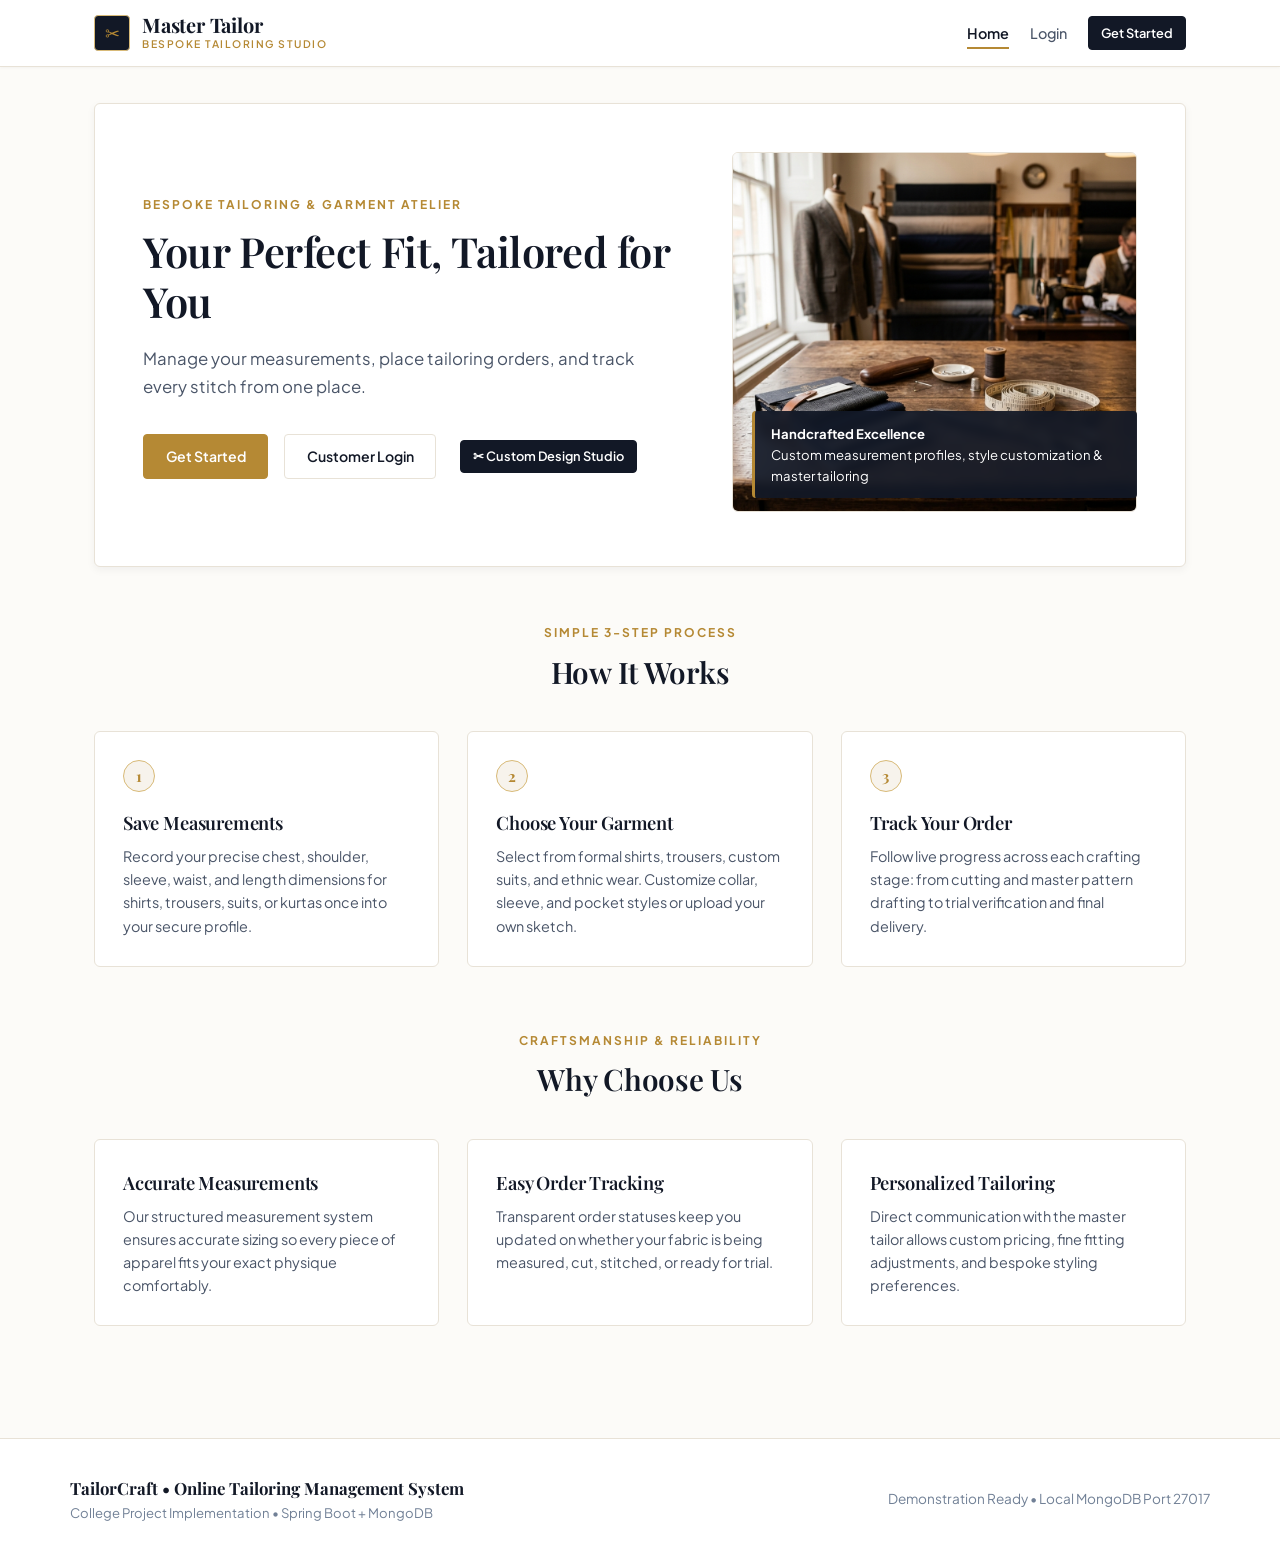
<file: target/classes/static/index.html>
<!DOCTYPE html>
<html lang="en">
<head>
    <meta charset="UTF-8">
    <meta name="viewport" content="width=device-width, initial-scale=1.0">
    <title>TailorCraft - Online Tailoring Management System</title>
    <link rel="stylesheet" href="css/style.css">
</head>
<body>
    <div id="navbar-placeholder"></div>

    <main class="main-content">
        <!-- Hero Section -->
        <section class="tailor-hero">
            <div class="hero-text-content">
                <span class="hero-tagline">Bespoke Tailoring & Garment Atelier</span>
                <h1 class="hero-heading">Your Perfect Fit, Tailored for You</h1>
                <p class="hero-description">
                    Manage your measurements, place tailoring orders, and track every stitch from one place.
                </p>
                <div class="hero-cta">
                    <a href="register.html" class="btn btn-gold">Get Started</a>
                    <a href="login.html" class="btn btn-outline">Customer Login</a>
                    <a href="custom-design.html" class="btn btn-primary btn-sm" style="margin-left:0.5rem;">&#9986; Custom Design Studio</a>
                </div>
            </div>
            <div class="hero-visual">
                <img src="images/hero-tailor.jpg" alt="Bespoke Tailoring Atelier Table" class="hero-img">
                <div class="hero-badge-overlay">
                    <strong>Handcrafted Excellence</strong><br>
                    <span>Custom measurement profiles, style customization & master tailoring</span>
                </div>
            </div>
        </section>

        <!-- How It Works Section -->
        <section style="margin-bottom: 4rem;">
            <div class="section-title-wrap">
                <span class="section-kicker">Simple 3-Step Process</span>
                <h2 class="section-title">How It Works</h2>
            </div>

            <div class="feature-grid">
                <div class="feature-box">
                    <div class="step-num">1</div>
                    <h3 class="feature-heading">Save Measurements</h3>
                    <p class="feature-text">
                        Record your precise chest, shoulder, sleeve, waist, and length dimensions for shirts, trousers, suits, or kurtas once into your secure profile.
                    </p>
                </div>

                <div class="feature-box">
                    <div class="step-num">2</div>
                    <h3 class="feature-heading">Choose Your Garment</h3>
                    <p class="feature-text">
                        Select from formal shirts, trousers, custom suits, and ethnic wear. Customize collar, sleeve, and pocket styles or upload your own sketch.
                    </p>
                </div>

                <div class="feature-box">
                    <div class="step-num">3</div>
                    <h3 class="feature-heading">Track Your Order</h3>
                    <p class="feature-text">
                        Follow live progress across each crafting stage: from cutting and master pattern drafting to trial verification and final delivery.
                    </p>
                </div>
            </div>
        </section>

        <!-- Why Choose Us Section -->
        <section style="margin-bottom: 2rem;">
            <div class="section-title-wrap">
                <span class="section-kicker">Craftsmanship & Reliability</span>
                <h2 class="section-title">Why Choose Us</h2>
            </div>

            <div class="feature-grid">
                <div class="feature-box">
                    <h3 class="feature-heading">Accurate Measurements</h3>
                    <p class="feature-text">
                        Our structured measurement system ensures accurate sizing so every piece of apparel fits your exact physique comfortably.
                    </p>
                </div>

                <div class="feature-box">
                    <h3 class="feature-heading">Easy Order Tracking</h3>
                    <p class="feature-text">
                        Transparent order statuses keep you updated on whether your fabric is being measured, cut, stitched, or ready for trial.
                    </p>
                </div>

                <div class="feature-box">
                    <h3 class="feature-heading">Personalized Tailoring</h3>
                    <p class="feature-text">
                        Direct communication with the master tailor allows custom pricing, fine fitting adjustments, and bespoke styling preferences.
                    </p>
                </div>
            </div>
        </section>
    </main>

    <footer class="site-footer">
        <div class="footer-inner">
            <div>
                <div class="footer-brand">TailorCraft &bull; Online Tailoring Management System</div>
                <div class="footer-note">College Project Implementation &bull; Spring Boot + MongoDB</div>
            </div>
            <div style="font-size:0.85rem; color:var(--text-muted);">
                Demonstration Ready &bull; Local MongoDB Port 27017
            </div>
        </div>
    </footer>

    <script src="js/api.js"></script>
</body>
</html>
</file>
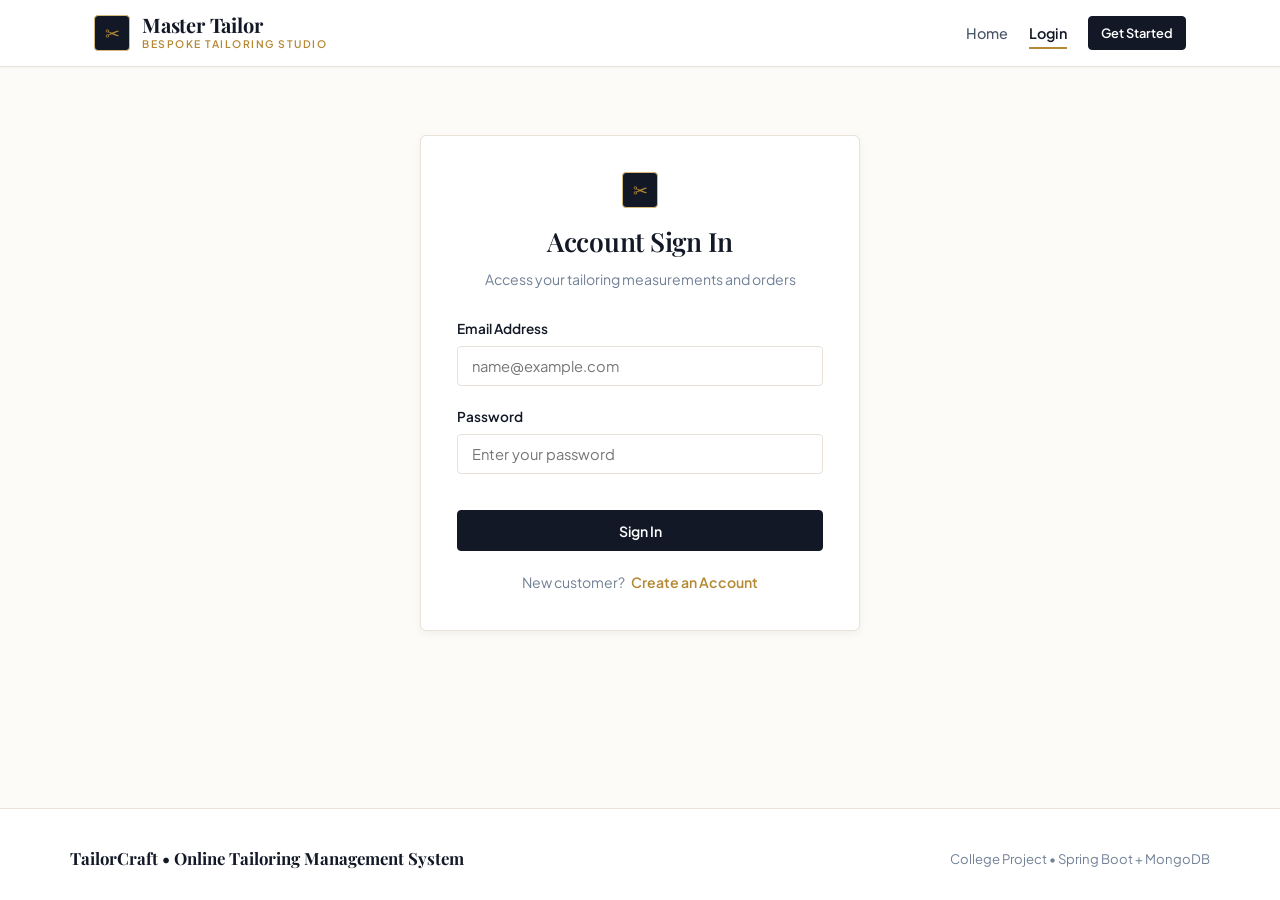
<file: target/classes/static/admin.html>
<!DOCTYPE html>
<html lang="en">
<head>
    <meta charset="UTF-8">
    <meta name="viewport" content="width=device-width, initial-scale=1.0">
    <title>Master Tailor Portal - TailorCraft</title>
    <link rel="stylesheet" href="css/style.css">
</head>
<body>
    <div id="navbar-placeholder"></div>

    <main class="main-content">
        <div class="page-header">
            <div>
                <h1 class="page-title">Master Tailor & Operations Portal</h1>
                <p class="page-subtitle">Inspect customer custom designs, verify measurements, manage stitching stages, and fulfill orders.</p>
            </div>
            <div style="display:flex; gap:0.5rem;">
                <button onclick="refreshData()" class="btn btn-outline btn-sm">&#128260; Refresh Live Data</button>
            </div>
        </div>

        <!-- Master Tailor Real Metrics -->
        <div style="display:grid; grid-template-columns: repeat(auto-fit, minmax(160px, 1fr)); gap:1rem; margin-bottom: 2rem;">
            <div class="panel" style="padding:1.25rem; margin-bottom:0;">
                <span style="font-size:0.72rem; text-transform:uppercase; letter-spacing:0.5px; color:var(--text-muted); font-weight:700;">Total Orders</span>
                <div id="metric-orders" style="font-size:1.75rem; font-weight:700; color:var(--navy-dark); font-family:var(--font-serif);">0</div>
            </div>

            <div class="panel" style="padding:1.25rem; margin-bottom:0;">
                <span style="font-size:0.72rem; text-transform:uppercase; letter-spacing:0.5px; color:var(--gold-accent); font-weight:700;">New Designs</span>
                <div id="metric-new" style="font-size:1.75rem; font-weight:700; color:var(--gold-accent); font-family:var(--font-serif);">0</div>
            </div>

            <div class="panel" style="padding:1.25rem; margin-bottom:0;">
                <span style="font-size:0.72rem; text-transform:uppercase; letter-spacing:0.5px; color:#1e40af; font-weight:700;">In Production</span>
                <div id="metric-production" style="font-size:1.75rem; font-weight:700; color:#1e40af; font-family:var(--font-serif);">0</div>
            </div>

            <div class="panel" style="padding:1.25rem; margin-bottom:0;">
                <span style="font-size:0.72rem; text-transform:uppercase; letter-spacing:0.5px; color:#6b21a8; font-weight:700;">Ready for Delivery</span>
                <div id="metric-delivery" style="font-size:1.75rem; font-weight:700; color:#6b21a8; font-family:var(--font-serif);">0</div>
            </div>

            <div class="panel" style="padding:1.25rem; margin-bottom:0;">
                <span style="font-size:0.72rem; text-transform:uppercase; letter-spacing:0.5px; color:#166534; font-weight:700;">Completed</span>
                <div id="metric-completed" style="font-size:1.75rem; font-weight:700; color:#166534; font-family:var(--font-serif);">0</div>
            </div>
        </div>

        <!-- Master View Filter Navigation -->
        <div style="display:flex; justify-content:space-between; align-items:center; flex-wrap:wrap; gap:1rem; margin-bottom:1.5rem; border-bottom:1px solid var(--cream-border); padding-bottom:0.75rem;">
            <div style="display:flex; gap:0.4rem; flex-wrap:wrap;">
                <button id="filter-all" onclick="filterOrders('ALL')" class="btn btn-primary btn-sm">All Orders</button>
                <button id="filter-new" onclick="filterOrders('NEW')" class="btn btn-outline btn-sm">New Designs</button>
                <button id="filter-prod" onclick="filterOrders('PROD')" class="btn btn-outline btn-sm">In Production</button>
                <button id="filter-ready" onclick="filterOrders('READY')" class="btn btn-outline btn-sm">Ready for Delivery</button>
                <button id="filter-done" onclick="filterOrders('DONE')" class="btn btn-outline btn-sm">Completed</button>
            </div>

            <div style="display:flex; gap:0.4rem;">
                <button id="tab-btn-users" onclick="switchSection('users')" class="btn btn-outline btn-sm">Customer Directory</button>
                <button id="tab-btn-measurements" onclick="switchSection('measurements')" class="btn btn-outline btn-sm">All Measurements</button>
            </div>
        </div>

        <!-- SECTION 1: MASTER ORDERS LIST -->
        <section id="section-orders" class="panel">
            <div class="panel-header">
                <div>
                    <h3 class="panel-title" id="orders-section-heading">Master Tailor Work Orders</h3>
                    <p style="font-size:0.85rem; color:var(--text-muted); margin-top:0.2rem;">Click any order to inspect customer design, measurements, and add cutting notes</p>
                </div>
            </div>

            <div class="tailor-table-container">
                <table class="tailor-table">
                    <thead>
                        <tr>
                            <th>Order ID</th>
                            <th>Customer & Garment</th>
                            <th>Design Preview</th>
                            <th>Color & Styling</th>
                            <th>Price</th>
                            <th>Advance Status</th>
                            <th>Actions</th>
                        </tr>
                    </thead>
                    <tbody id="admin-orders-tbody">
                        <tr><td colspan="7" style="text-align:center; padding:2rem;">Loading orders...</td></tr>
                    </tbody>
                </table>
            </div>
        </section>

        <!-- SECTION 2: CUSTOMERS -->
        <section id="section-users" class="panel" style="display:none;">
            <div class="panel-header">
                <h3 class="panel-title">Registered Customer Directory</h3>
                <button onclick="switchSection('orders')" class="btn btn-outline btn-sm">&larr; Back to Orders</button>
            </div>

            <div class="tailor-table-container">
                <table class="tailor-table">
                    <thead>
                        <tr>
                            <th>Name</th>
                            <th>Email</th>
                            <th>Phone</th>
                            <th>Role</th>
                            <th>Customer ID</th>
                        </tr>
                    </thead>
                    <tbody id="admin-users-tbody">
                        <tr><td colspan="5" style="text-align:center; padding:2rem;">Loading customers...</td></tr>
                    </tbody>
                </table>
            </div>
        </section>

        <!-- SECTION 3: MEASUREMENTS -->
        <section id="section-measurements" class="panel" style="display:none;">
            <div class="panel-header">
                <h3 class="panel-title">Master Measurement Archives</h3>
                <button onclick="switchSection('orders')" class="btn btn-outline btn-sm">&larr; Back to Orders</button>
            </div>

            <div class="tailor-table-container">
                <table class="tailor-table">
                    <thead>
                        <tr>
                            <th>Garment</th>
                            <th>Customer ID</th>
                            <th>Chest</th>
                            <th>Shoulder</th>
                            <th>Sleeve</th>
                            <th>Waist</th>
                            <th>Length</th>
                            <th>Measurement ID</th>
                        </tr>
                    </thead>
                    <tbody id="admin-measurements-tbody">
                        <tr><td colspan="8" style="text-align:center; padding:2rem;">Loading measurements...</td></tr>
                    </tbody>
                </table>
            </div>
        </section>
    </main>

    <!-- Modal: Update Price -->
    <div id="price-modal" class="modal-overlay">
        <div class="modal-dialog">
            <div class="modal-header">
                <h3>Adjust Order Price</h3>
                <button onclick="closeModal('price-modal')" class="close-btn">&times;</button>
            </div>
            <form id="price-form">
                <input type="hidden" id="price-order-id">
                <div class="form-group">
                    <label class="form-label" for="new-price">Tailoring Charge (&#8377; INR)</label>
                    <input type="number" step="10" min="0" id="new-price" class="form-input" required>
                </div>
                <div style="display:flex; justify-content:flex-end; gap:0.5rem; margin-top:1.5rem;">
                    <button type="button" onclick="closeModal('price-modal')" class="btn btn-outline">Cancel</button>
                    <button type="submit" class="btn btn-primary">Save Price</button>
                </div>
            </form>
        </div>
    </div>

    <footer class="site-footer">
        <div class="footer-inner">
            <div class="footer-brand">TailorCraft &bull; Online Tailoring Management System</div>
            <div class="footer-note">College Project &bull; Spring Boot + MongoDB</div>
        </div>
    </footer>

    <script src="js/api.js"></script>
    <script>
        let adminUser = null;
        let allOrders = [];
        let allUsers = [];
        let allMeasurements = [];
        let currentFilter = 'ALL';

        async function initAdmin() {
            adminUser = requireAdmin();
            if (!adminUser) return;
            await refreshData();
        }

        async function refreshData() {
            try {
                const [users, measurements, orders] = await Promise.all([
                    apiCall('/users'),
                    apiCall('/measurements'),
                    apiCall('/orders')
                ]);

                allUsers = users || [];
                allMeasurements = measurements || [];
                allOrders = orders || [];

                calculateMetrics(allOrders);
                applyFilter();
                renderUsers(allUsers);
                renderMeasurements(allMeasurements);
            } catch (err) {
                showToast('Failed to refresh data: ' + err.message, 'error');
            }
        }

        function calculateMetrics(orders) {
            document.getElementById('metric-orders').innerText = orders.length;

            const newCount = orders.filter(o => o.status === 'DESIGN_RECEIVED' || o.status === 'ORDER_ACCEPTED' || o.status === 'PENDING').length;
            const prodCount = orders.filter(o => o.status === 'IN_PRODUCTION' || o.status === 'IN_PROGRESS' || o.status === 'MEASUREMENTS_VERIFIED').length;
            const readyCount = orders.filter(o => o.status === 'READY_FOR_TRIAL' || o.status === 'READY_FOR_DELIVERY' || o.status === 'DELIVERED').length;
            const doneCount = orders.filter(o => o.status === 'COMPLETED').length;

            document.getElementById('metric-new').innerText = newCount;
            document.getElementById('metric-production').innerText = prodCount;
            document.getElementById('metric-delivery').innerText = readyCount;
            document.getElementById('metric-completed').innerText = doneCount;
        }

        function filterOrders(filter) {
            currentFilter = filter;
            ['all', 'new', 'prod', 'ready', 'done'].forEach(f => {
                const btn = document.getElementById(`filter-${f}`);
                if (btn) btn.className = 'btn btn-outline btn-sm';
            });

            if (filter === 'ALL') document.getElementById('filter-all').className = 'btn btn-primary btn-sm';
            if (filter === 'NEW') document.getElementById('filter-new').className = 'btn btn-primary btn-sm';
            if (filter === 'PROD') document.getElementById('filter-prod').className = 'btn btn-primary btn-sm';
            if (filter === 'READY') document.getElementById('filter-ready').className = 'btn btn-primary btn-sm';
            if (filter === 'DONE') document.getElementById('filter-done').className = 'btn btn-primary btn-sm';

            applyFilter();
        }

        function applyFilter() {
            let filtered = allOrders;
            if (currentFilter === 'NEW') {
                filtered = allOrders.filter(o => o.status === 'DESIGN_RECEIVED' || o.status === 'ORDER_ACCEPTED' || o.status === 'PENDING');
            } else if (currentFilter === 'PROD') {
                filtered = allOrders.filter(o => o.status === 'IN_PRODUCTION' || o.status === 'IN_PROGRESS' || o.status === 'MEASUREMENTS_VERIFIED');
            } else if (currentFilter === 'READY') {
                filtered = allOrders.filter(o => o.status === 'READY_FOR_TRIAL' || o.status === 'READY_FOR_DELIVERY' || o.status === 'DELIVERED');
            } else if (currentFilter === 'DONE') {
                filtered = allOrders.filter(o => o.status === 'COMPLETED');
            }

            renderOrders(filtered);
        }

        function switchSection(sec) {
            document.getElementById('section-orders').style.display = sec === 'orders' ? 'block' : 'none';
            document.getElementById('section-users').style.display = sec === 'users' ? 'block' : 'none';
            document.getElementById('section-measurements').style.display = sec === 'measurements' ? 'block' : 'none';
        }

        function renderOrders(orders) {
            const tbody = document.getElementById('admin-orders-tbody');
            if (orders.length === 0) {
                tbody.innerHTML = '<tr><td colspan="7" style="text-align:center; padding:2rem; color:var(--text-muted);">No orders matching this category.</td></tr>';
                return;
            }

            tbody.innerHTML = orders.map(o => {
                const dateStr = o.orderDate ? new Date(o.orderDate).toLocaleDateString() : 'N/A';
                const user = allUsers.find(u => u.id === o.userId);
                const userName = user ? user.name : 'Customer';

                const imgPreview = o.designImageUrl 
                    ? `<img src="${o.designImageUrl}" style="width:40px; height:40px; border-radius:4px; object-fit:cover; border:1px solid var(--cream-border);" title="Customer Sketch Attached">`
                    : `<span style="color:var(--text-muted); font-size:0.75rem;">No Sketch</span>`;

                return `
                    <tr>
                        <td style="font-family:monospace; font-weight:600; color:var(--navy-dark);">
                            <a href="order-details.html?id=${o.id}" style="font-weight:700; text-decoration:underline;">#${o.id.substring(o.id.length - 6)}</a>
                        </td>
                        <td>
                            <strong>${userName}</strong>
                            <div style="font-size:0.8rem; color:var(--text-muted);">${o.garmentType}</div>
                        </td>
                        <td>${imgPreview}</td>
                        <td style="font-size:0.82rem;">
                            <div>Color: <strong>${o.color || 'Standard'}</strong></div>
                            <div>Collar: <strong>${o.collarStyle || 'Standard'}</strong></div>
                        </td>
                        <td style="font-weight:700; color:var(--navy-dark);">&#8377; ${o.price || 0}</td>
                        <td>
                            <select onchange="updateStatus('${o.id}', this.value)" class="form-select" style="padding:0.25rem 0.5rem; font-size:0.8rem; font-weight:600;">
                                <option value="DESIGN_RECEIVED" ${o.status === 'DESIGN_RECEIVED' || o.status === 'PENDING' ? 'selected' : ''}>DESIGN RECEIVED</option>
                                <option value="ORDER_ACCEPTED" ${o.status === 'ORDER_ACCEPTED' ? 'selected' : ''}>ORDER ACCEPTED</option>
                                <option value="MEASUREMENTS_VERIFIED" ${o.status === 'MEASUREMENTS_VERIFIED' ? 'selected' : ''}>MEASUREMENTS VERIFIED</option>
                                <option value="IN_PRODUCTION" ${o.status === 'IN_PRODUCTION' || o.status === 'IN_PROGRESS' ? 'selected' : ''}>IN PRODUCTION</option>
                                <option value="READY_FOR_TRIAL" ${o.status === 'READY_FOR_TRIAL' ? 'selected' : ''}>READY FOR TRIAL</option>
                                <option value="READY_FOR_DELIVERY" ${o.status === 'READY_FOR_DELIVERY' || o.status === 'DELIVERED' ? 'selected' : ''}>READY FOR DELIVERY</option>
                                <option value="COMPLETED" ${o.status === 'COMPLETED' ? 'selected' : ''}>COMPLETED</option>
                                <option value="REJECTED" ${o.status === 'REJECTED' ? 'selected' : ''}>REJECTED</option>
                            </select>
                        </td>
                        <td style="white-space:nowrap;">
                            <a href="order-details.html?id=${o.id}" class="btn btn-outline btn-sm" title="Inspect Full Design">&#128065; Inspect</a>
                            <button onclick="openPriceModal('${o.id}', ${o.price || 0})" class="btn btn-outline btn-sm" title="Set Custom Price">&#9998; Price</button>
                        </td>
                    </tr>
                `;
            }).join('');
        }

        function renderUsers(users) {
            const tbody = document.getElementById('admin-users-tbody');
            if (users.length === 0) {
                tbody.innerHTML = '<tr><td colspan="5" style="text-align:center; padding:2rem; color:var(--text-muted);">No customers found.</td></tr>';
                return;
            }

            tbody.innerHTML = users.map(u => `
                <tr>
                    <td><strong>${u.name}</strong></td>
                    <td>${u.email}</td>
                    <td>${u.phone || 'N/A'}</td>
                    <td><span class="user-pill ${u.role === 'ADMIN' ? 'admin-pill' : ''}">${u.role}</span></td>
                    <td style="font-family:monospace; font-size:0.82rem; color:var(--text-muted);">${u.id}</td>
                </tr>
            `).join('');
        }

        function renderMeasurements(measurements) {
            const tbody = document.getElementById('admin-measurements-tbody');
            if (measurements.length === 0) {
                tbody.innerHTML = '<tr><td colspan="8" style="text-align:center; padding:2rem; color:var(--text-muted);">No measurements found.</td></tr>';
                return;
            }

            tbody.innerHTML = measurements.map(m => `
                <tr>
                    <td><span class="garment-badge">${m.garmentType}</span></td>
                    <td style="font-family:monospace; font-size:0.82rem; color:var(--text-muted);">${m.userId}</td>
                    <td>${m.chest}"</td>
                    <td>${m.shoulder}"</td>
                    <td>${m.sleeve}"</td>
                    <td>${m.waist}"</td>
                    <td>${m.length}"</td>
                    <td style="font-family:monospace; font-size:0.82rem; color:var(--text-muted);">${m.id}</td>
                </tr>
            `).join('');
        }

        async function updateStatus(orderId, status) {
            try {
                await apiCall(`/orders/${orderId}/status`, 'PUT', { status });
                showToast(`Order status updated to ${status.replace(/_/g, ' ')}`, 'success');
                await refreshData();
            } catch (err) {
                showToast('Failed to update status: ' + err.message, 'error');
                await refreshData();
            }
        }

        function openPriceModal(orderId, currentPrice) {
            document.getElementById('price-order-id').value = orderId;
            document.getElementById('new-price').value = currentPrice;
            openModal('price-modal');
        }

        document.getElementById('price-form').addEventListener('submit', async (e) => {
            e.preventDefault();
            const orderId = document.getElementById('price-order-id').value;
            const price = parseFloat(document.getElementById('new-price').value);

            try {
                await apiCall(`/orders/${orderId}/price`, 'PUT', { price });
                closeModal('price-modal');
                showToast('Order price updated successfully', 'success');
                await refreshData();
            } catch (err) {
                showToast('Failed to update price: ' + err.message, 'error');
            }
        });

        document.addEventListener('DOMContentLoaded', initAdmin);
    </script>
</body>
</html>
</file>
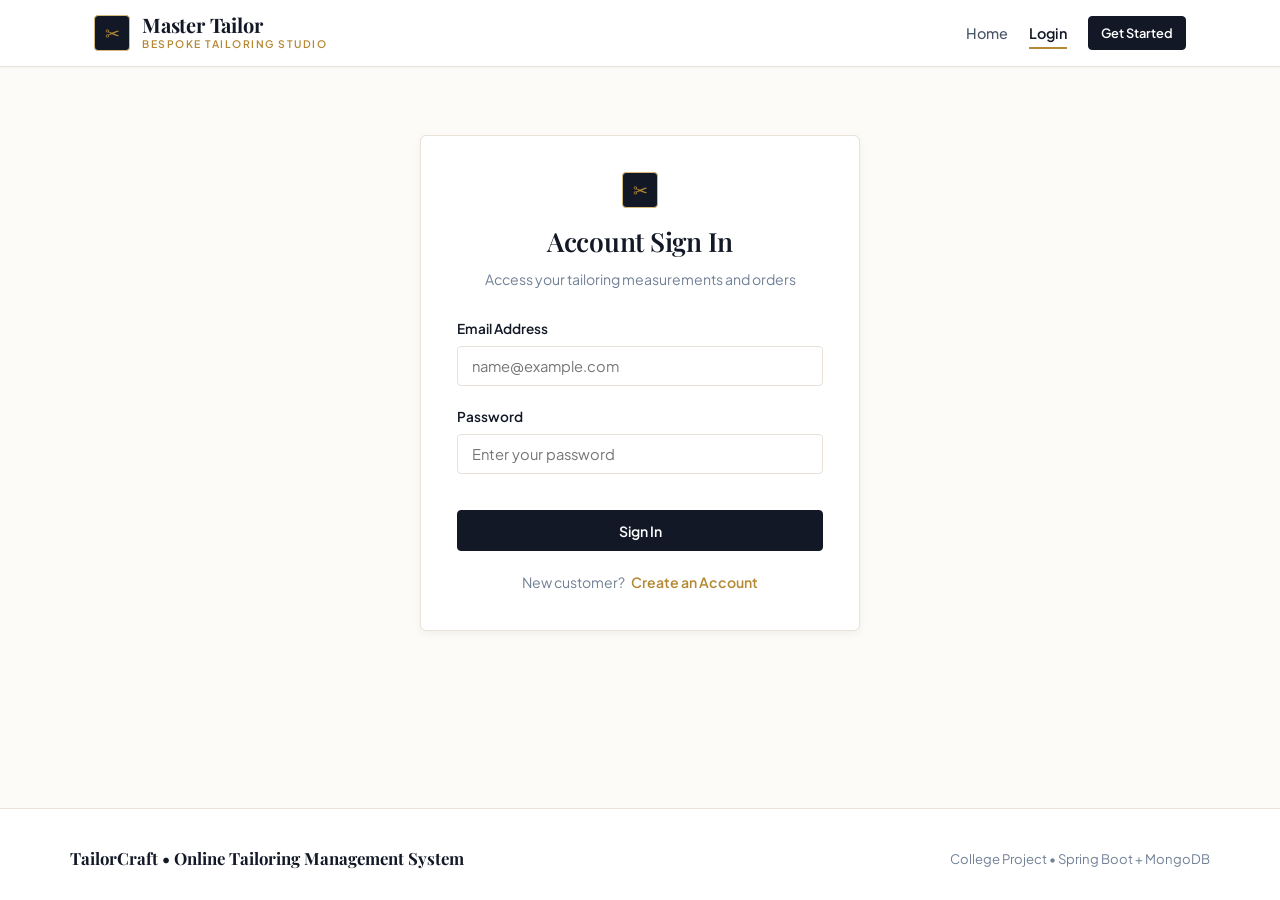
<file: target/classes/static/custom-design.html>
<!DOCTYPE html>
<html lang="en">
<head>
    <meta charset="UTF-8">
    <meta name="viewport" content="width=device-width, initial-scale=1.0">
    <title>Create Custom Design - TailorCraft</title>
    <link rel="stylesheet" href="css/style.css">
</head>
<body>
    <div id="navbar-placeholder"></div>

    <main class="main-content">
        <div class="page-header">
            <div>
                <h1 class="page-title">Bespoke Design Studio</h1>
                <p class="page-subtitle">Customize styling options, upload reference sketches, and submit your bespoke garment to the master tailor.</p>
            </div>
            <a href="dashboard.html" class="btn btn-outline btn-sm">&larr; Back to Dashboard</a>
        </div>

        <div class="design-studio-grid">
            <!-- Left: Design & Customization Form -->
            <div>
                <form id="custom-design-form">
                    <!-- Step 1: Garment Type -->
                    <div class="panel">
                        <div class="panel-header">
                            <h3 class="panel-title">1. Garment Category</h3>
                        </div>
                        <div class="form-group">
                            <label class="form-label" for="garment-type">Select Garment</label>
                            <select id="garment-type" class="form-select" onchange="updateGarmentChoices(); updatePreview();" required>
                                <option value="Formal Shirt" selected>Bespoke Formal Shirt</option>
                                <option value="Kurta">Kurta / Ethnic Wear</option>
                                <option value="Three-Piece Suit">Three-Piece Suit / Blazer</option>
                                <option value="Trousers">Trousers / Chinos</option>
                                <option value="Dress / Blouse">Dress / Designer Blouse</option>
                            </select>
                        </div>
                    </div>

                    <!-- Step 2: Reference Image Upload -->
                    <div class="panel">
                        <div class="panel-header">
                            <div>
                                <h3 class="panel-title">2. Design & Reference Image</h3>
                                <p style="font-size:0.82rem; color:var(--text-muted); margin-top:0.2rem;">Upload a photo, sketch, or design inspiration (JPG, PNG, WEBP)</p>
                            </div>
                        </div>

                        <div class="upload-dropzone" onclick="document.getElementById('design-file-input').click()">
                            <div style="font-size:2rem; margin-bottom:0.4rem; color:var(--gold-accent);">&#128247;</div>
                            <strong style="display:block; color:var(--navy-dark); font-size:0.95rem;">Click to upload reference image</strong>
                            <span style="font-size:0.8rem; color:var(--text-muted);">Supports JPG, PNG, WEBP (Max 10MB)</span>
                            <input type="file" id="design-file-input" accept="image/jpeg,image/png,image/webp" style="display:none;" onchange="handleFileUpload(event)">
                        </div>

                        <input type="hidden" id="design-image-url">

                        <div id="image-preview-wrapper" class="image-preview-box">
                            <img id="image-preview-tag" src="" alt="Uploaded Design Preview">
                            <div style="margin-top:0.5rem;">
                                <button type="button" onclick="removeUploadedImage()" class="btn btn-danger-outline btn-sm">Remove Image</button>
                            </div>
                        </div>
                    </div>

                    <!-- Step 3: Color & Fabric Shade -->
                    <div class="panel">
                        <div class="panel-header">
                            <h3 class="panel-title">3. Fabric Color & Shade</h3>
                        </div>

                        <div class="form-group">
                            <label class="form-label">Choose Fabric Palette</label>
                            <div class="color-swatch-grid" id="color-palette-group">
                                <button type="button" class="color-swatch-btn selected" data-color="Royal Blue" onclick="selectColor(this, 'Royal Blue', '#1e3a8a')">
                                    <span class="color-circle" style="background-color:#1e3a8a;"></span>
                                    <span>Royal Blue</span>
                                </button>
                                <button type="button" class="color-swatch-btn" data-color="Crisp White" onclick="selectColor(this, 'Crisp White', '#ffffff')">
                                    <span class="color-circle" style="background-color:#ffffff; border-color:#cbd5e1;"></span>
                                    <span>Crisp White</span>
                                </button>
                                <button type="button" class="color-swatch-btn" data-color="Charcoal Navy" onclick="selectColor(this, 'Charcoal Navy', '#1e293b')">
                                    <span class="color-circle" style="background-color:#1e293b;"></span>
                                    <span>Charcoal Navy</span>
                                </button>
                                <button type="button" class="color-swatch-btn" data-color="Emerald Green" onclick="selectColor(this, 'Emerald Green', '#065f46')">
                                    <span class="color-circle" style="background-color:#065f46;"></span>
                                    <span>Emerald Green</span>
                                </button>
                                <button type="button" class="color-swatch-btn" data-color="Wine Crimson" onclick="selectColor(this, 'Wine Crimson', '#881337')">
                                    <span class="color-circle" style="background-color:#881337;"></span>
                                    <span>Wine Crimson</span>
                                </button>
                                <button type="button" class="color-swatch-btn" data-color="Ivory Sand" onclick="selectColor(this, 'Ivory Sand', '#fef3c7')">
                                    <span class="color-circle" style="background-color:#fef3c7;"></span>
                                    <span>Ivory Sand</span>
                                </button>
                            </div>
                            <input type="hidden" id="selected-color" value="Royal Blue">
                        </div>
                    </div>

                    <!-- Step 4: Collar, Sleeves & Pockets -->
                    <div class="panel">
                        <div class="panel-header">
                            <h3 class="panel-title">4. Tailoring Styling Details</h3>
                        </div>

                        <!-- Collar Style -->
                        <div class="form-group">
                            <label class="form-label">Collar Style</label>
                            <div class="style-selector-group" id="collar-group">
                                <div class="style-choice-card selected" onclick="selectStyleOption('collar', this, 'Classic Spread Collar')">
                                    Classic Spread
                                </div>
                                <div class="style-choice-card" onclick="selectStyleOption('collar', this, 'Mandarin / Nehru Collar')">
                                    Mandarin / Nehru
                                </div>
                                <div class="style-choice-card" onclick="selectStyleOption('collar', this, 'Bandhgala Stand Collar')">
                                    Bandhgala Stand
                                </div>
                                <div class="style-choice-card" onclick="selectStyleOption('collar', this, 'Button-Down Collar')">
                                    Button-Down
                                </div>
                                <div class="style-choice-card" onclick="selectStyleOption('collar', this, 'Round / Mandarin Neck')">
                                    Round / Scoop
                                </div>
                            </div>
                            <input type="hidden" id="selected-collar" value="Classic Spread Collar">
                        </div>

                        <!-- Sleeve Style -->
                        <div class="form-group" style="margin-top:1.5rem;">
                            <label class="form-label">Sleeve Style</label>
                            <div class="style-selector-group" id="sleeve-group">
                                <div class="style-choice-card selected" onclick="selectStyleOption('sleeve', this, 'Full Sleeve with French Cuff')">
                                    Full Sleeve (Cuff)
                                </div>
                                <div class="style-choice-card" onclick="selectStyleOption('sleeve', this, 'Full Sleeve Standard')">
                                    Full Sleeve (Standard)
                                </div>
                                <div class="style-choice-card" onclick="selectStyleOption('sleeve', this, 'Half Sleeve')">
                                    Half Sleeve
                                </div>
                                <div class="style-choice-card" onclick="selectStyleOption('sleeve', this, '3/4th Sleeve')">
                                    3/4th Sleeve
                                </div>
                                <div class="style-choice-card" onclick="selectStyleOption('sleeve', this, 'Sleeveless')">
                                    Sleeveless
                                </div>
                            </div>
                            <input type="hidden" id="selected-sleeve" value="Full Sleeve with French Cuff">
                        </div>

                        <!-- Pocket Style -->
                        <div class="form-group" style="margin-top:1.5rem;">
                            <label class="form-label">Pocket Configuration</label>
                            <div class="style-selector-group" id="pocket-group">
                                <div class="style-choice-card selected" onclick="selectStyleOption('pocket', this, 'Single Chest Pocket')">
                                    Single Chest Pocket
                                </div>
                                <div class="style-choice-card" onclick="selectStyleOption('pocket', this, 'No Pocket (Clean Front)')">
                                    No Pocket
                                </div>
                                <div class="style-choice-card" onclick="selectStyleOption('pocket', this, 'Double Flap Pockets')">
                                    Double Flap Pockets
                                </div>
                                <div class="style-choice-card" onclick="selectStyleOption('pocket', this, 'Welt Pockets / Concealed')">
                                    Welt / Side Slits
                                </div>
                            </div>
                            <input type="hidden" id="selected-pocket" value="Single Chest Pocket">
                        </div>
                    </div>

                    <!-- Step 5: Measurements -->
                    <div class="panel">
                        <div class="panel-header">
                            <div>
                                <h3 class="panel-title">5. Body Measurements</h3>
                                <p style="font-size:0.82rem; color:var(--text-muted); margin-top:0.2rem;">Choose from saved profiles or enter custom sizing below</p>
                            </div>
                        </div>

                        <div class="form-group">
                            <label class="form-label" for="measurement-source-select">Select Sizing Source</label>
                            <select id="measurement-source-select" class="form-select" onchange="handleMeasurementSourceChange()">
                                <option value="custom">Enter Custom Sizing Below</option>
                            </select>
                        </div>

                        <div id="inline-measurements-fields">
                            <div class="form-grid-2">
                                <div class="form-group">
                                    <label class="form-label" for="m-chest">Chest / Bust <span class="unit">(in)</span></label>
                                    <input type="number" step="0.1" id="m-chest" class="form-input" placeholder="39.0" required onchange="updatePreview()">
                                </div>
                                <div class="form-group">
                                    <label class="form-label" for="m-shoulder">Shoulder Width <span class="unit">(in)</span></label>
                                    <input type="number" step="0.1" id="m-shoulder" class="form-input" placeholder="17.0" required onchange="updatePreview()">
                                </div>
                            </div>

                            <div class="form-grid-3">
                                <div class="form-group">
                                    <label class="form-label" for="m-sleeve">Sleeve <span class="unit">(in)</span></label>
                                    <input type="number" step="0.1" id="m-sleeve" class="form-input" placeholder="24.0" required onchange="updatePreview()">
                                </div>
                                <div class="form-group">
                                    <label class="form-label" for="m-waist">Waist <span class="unit">(in)</span></label>
                                    <input type="number" step="0.1" id="m-waist" class="form-input" placeholder="32.0" required onchange="updatePreview()">
                                </div>
                                <div class="form-group">
                                    <label class="form-label" for="m-length">Length <span class="unit">(in)</span></label>
                                    <input type="number" step="0.1" id="m-length" class="form-input" placeholder="29.0" required onchange="updatePreview()">
                                </div>
                            </div>
                        </div>
                    </div>

                    <!-- Step 6: Special Instructions -->
                    <div class="panel">
                        <div class="panel-header">
                            <h3 class="panel-title">6. Tailor Instructions & Notes</h3>
                        </div>

                        <div class="form-group">
                            <label class="form-label" for="special-instructions">Special Stitching Instructions</label>
                            <textarea id="special-instructions" class="form-textarea" rows="3" placeholder="e.g., Contrast inner collar fabric, antique brass buttons, extra seam allowance on waistline..." oninput="updatePreview()"></textarea>
                        </div>
                    </div>

                    <button type="submit" id="submit-design-btn" class="btn btn-gold btn-block" style="padding:1rem; font-size:1.05rem;">
                        &#129697; Submit Custom Design to Master Tailor
                    </button>
                </form>
            </div>

            <!-- Right: Live Interactive Design Preview Panel -->
            <div class="design-preview-panel">
                <div class="panel-header">
                    <h3 class="panel-title">Live Design Preview</h3>
                    <span class="garment-badge" id="preview-badge">Shirt</span>
                </div>

                <div class="mockup-canvas">
                    <div id="mockup-ref-img-wrap" style="display:none; margin-bottom:1rem;">
                        <img id="mockup-ref-img" src="" style="max-height:160px; max-width:100%; border-radius:4px; object-fit:contain;" alt="Design Reference">
                    </div>
                    
                    <div style="font-family:var(--font-serif); font-size:1.25rem; font-weight:700; color:var(--navy-dark);" id="preview-garment-title">
                        Bespoke Formal Shirt
                    </div>
                    <div id="preview-color-pill" style="display:inline-flex; align-items:center; gap:0.4rem; font-size:0.82rem; margin:0.4rem 0; padding:0.2rem 0.6rem; background:var(--cream-subtle); border-radius:4px;">
                        <span id="preview-color-dot" class="color-circle" style="background:#1e3a8a;"></span>
                        <span id="preview-color-text">Royal Blue</span>
                    </div>

                    <div style="margin-top:0.75rem; font-size:0.85rem; color:var(--text-secondary); text-align:left; border-top:1px solid var(--cream-border); padding-top:0.75rem;">
                        <div>&bull; Collar: <strong id="preview-collar-text">Classic Spread</strong></div>
                        <div>&bull; Sleeves: <strong id="preview-sleeve-text">Full Sleeve (Cuff)</strong></div>
                        <div>&bull; Pockets: <strong id="preview-pocket-text">Single Chest Pocket</strong></div>
                    </div>
                </div>

                <div style="background:var(--cream-subtle); padding:1rem; border-radius:var(--radius-sm); border:1px solid var(--cream-border); margin-bottom:1.25rem;">
                    <div style="display:flex; justify-content:space-between; align-items:center;">
                        <span style="font-size:0.85rem; font-weight:600; color:var(--text-secondary);">Estimated Tailoring Price:</span>
                        <span id="preview-price" style="font-size:1.35rem; font-weight:800; color:var(--navy-dark);">&#8377; 450</span>
                    </div>
                    <p style="font-size:0.75rem; color:var(--text-muted); margin-top:0.25rem;">Includes pattern drafting, cutting, bespoke stitching, and trial verification.</p>
                </div>

                <div style="font-size:0.82rem; color:var(--text-muted); line-height:1.5;">
                    &#9989; <strong>Master Workflow:</strong> Upon submission, the master tailor will review your sketch, verify measurements, and update the status in real time.
                </div>
            </div>
        </div>
    </main>

    <footer class="site-footer">
        <div class="footer-inner">
            <div class="footer-brand">TailorCraft &bull; Online Tailoring Management System</div>
            <div class="footer-note">College Project &bull; Spring Boot + MongoDB</div>
        </div>
    </footer>

    <script src="js/api.js"></script>
    <script>
        let currentUser = null;
        let savedMeasurements = [];
        let uploadedImageUrl = '';

        async function initStudio() {
            currentUser = requireAuth();
            if (!currentUser) return;

            try {
                savedMeasurements = await apiCall(`/measurements/user/${currentUser.id}`);
                populateSavedMeasurementsDropdown();
            } catch (err) {
                console.error(err);
            }
            updatePreview();
        }

        function populateSavedMeasurementsDropdown() {
            const select = document.getElementById('measurement-source-select');
            savedMeasurements.forEach(m => {
                select.innerHTML += `<option value="${m.id}">${m.garmentType} Profile (Chest ${m.chest}", Shoulder ${m.shoulder}", Waist ${m.waist}")</option>`;
            });
        }

        function handleMeasurementSourceChange() {
            const select = document.getElementById('measurement-source-select');
            const val = select.value;
            if (val === 'custom') {
                document.getElementById('m-chest').value = '';
                document.getElementById('m-shoulder').value = '';
                document.getElementById('m-sleeve').value = '';
                document.getElementById('m-waist').value = '';
                document.getElementById('m-length').value = '';
            } else {
                const match = savedMeasurements.find(m => m.id === val);
                if (match) {
                    document.getElementById('m-chest').value = match.chest;
                    document.getElementById('m-shoulder').value = match.shoulder;
                    document.getElementById('m-sleeve').value = match.sleeve;
                    document.getElementById('m-waist').value = match.waist;
                    document.getElementById('m-length').value = match.length;
                }
            }
            updatePreview();
        }

        function selectColor(btn, colorName, hexCode) {
            document.querySelectorAll('#color-palette-group .color-swatch-btn').forEach(b => b.classList.remove('selected'));
            btn.classList.add('selected');
            document.getElementById('selected-color').value = colorName;
            document.getElementById('preview-color-text').innerText = colorName;
            document.getElementById('preview-color-dot').style.backgroundColor = hexCode;
        }

        function selectStyleOption(category, card, value) {
            const group = document.getElementById(`${category}-group`);
            group.querySelectorAll('.style-choice-card').forEach(c => c.classList.remove('selected'));
            card.classList.add('selected');
            document.getElementById(`selected-${category}`).value = value;
            document.getElementById(`preview-${category}-text`).innerText = value;
        }

        async function handleFileUpload(event) {
            const file = event.target.files[0];
            if (!file) return;

            // Instant client preview
            const reader = new FileReader();
            reader.onload = (e) => {
                document.getElementById('image-preview-tag').src = e.target.result;
                document.getElementById('image-preview-wrapper').style.display = 'block';
                document.getElementById('mockup-ref-img').src = e.target.result;
                document.getElementById('mockup-ref-img-wrap').style.display = 'block';
            };
            reader.readAsDataURL(file);

            // Upload to server
            const formData = new FormData();
            formData.append('file', file);

            try {
                showToast('Uploading design reference...', 'info');
                const res = await fetch('/api/orders/upload-image', {
                    method: 'POST',
                    body: formData
                });
                const data = await res.json();
                if (res.ok && data.imageUrl) {
                    uploadedImageUrl = data.imageUrl;
                    document.getElementById('design-image-url').value = data.imageUrl;
                    showToast('Design reference uploaded successfully!', 'success');
                } else {
                    // Fallback to data URL
                    uploadedImageUrl = document.getElementById('image-preview-tag').src;
                    document.getElementById('design-image-url').value = uploadedImageUrl;
                }
            } catch (err) {
                // Fallback to Base64 data URI
                uploadedImageUrl = document.getElementById('image-preview-tag').src;
                document.getElementById('design-image-url').value = uploadedImageUrl;
            }
        }

        function removeUploadedImage() {
            uploadedImageUrl = '';
            document.getElementById('design-image-url').value = '';
            document.getElementById('design-file-input').value = '';
            document.getElementById('image-preview-wrapper').style.display = 'none';
            document.getElementById('mockup-ref-img-wrap').style.display = 'none';
            showToast('Image removed', 'info');
        }

        function updateGarmentChoices() {
            const g = document.getElementById('garment-type').value;
            let basePrice = 500;
            if (g.includes('Shirt')) basePrice = 450;
            else if (g.includes('Pant') || g.includes('Trouser')) basePrice = 550;
            else if (g.includes('Suit')) basePrice = 2500;
            else if (g.includes('Kurta')) basePrice = 600;
            else if (g.includes('Dress')) basePrice = 700;

            document.getElementById('preview-price').innerHTML = `&#8377; ${basePrice}`;
        }

        function updatePreview() {
            const garment = document.getElementById('garment-type').value;
            document.getElementById('preview-badge').innerText = garment;
            document.getElementById('preview-garment-title').innerText = garment;
            updateGarmentChoices();
        }

        document.getElementById('custom-design-form').addEventListener('submit', async (e) => {
            e.preventDefault();
            const submitBtn = document.getElementById('submit-design-btn');
            submitBtn.disabled = true;
            submitBtn.innerText = 'Submitting Design to Master...';

            const garmentType = document.getElementById('garment-type').value;
            const color = document.getElementById('selected-color').value;
            const collarStyle = document.getElementById('selected-collar').value;
            const sleeveStyle = document.getElementById('selected-sleeve').value;
            const pocketStyle = document.getElementById('selected-pocket').value;
            const specialInstructions = document.getElementById('special-instructions').value;
            const designImageUrl = document.getElementById('design-image-url').value || uploadedImageUrl;

            const selectedMId = document.getElementById('measurement-source-select').value;
            let measurementId = selectedMId !== 'custom' ? selectedMId : null;

            const customMeasurements = {
                garmentType: garmentType,
                chest: parseFloat(document.getElementById('m-chest').value) || 0,
                shoulder: parseFloat(document.getElementById('m-shoulder').value) || 0,
                sleeve: parseFloat(document.getElementById('m-sleeve').value) || 0,
                waist: parseFloat(document.getElementById('m-waist').value) || 0,
                length: parseFloat(document.getElementById('m-length').value) || 0
            };

            const payload = {
                userId: currentUser.id,
                garmentType: garmentType,
                measurementId: measurementId,
                designImageUrl: designImageUrl,
                color: color,
                collarStyle: collarStyle,
                sleeveStyle: sleeveStyle,
                pocketStyle: pocketStyle,
                specialInstructions: specialInstructions,
                customMeasurements: customMeasurements
            };

            try {
                const createdOrder = await apiCall('/orders', 'POST', payload);
                showToast('Custom design submitted to Master Tailor!', 'success');
                setTimeout(() => {
                    window.location.href = `order-details.html?id=${createdOrder.id}`;
                }, 700);
            } catch (err) {
                showToast('Failed to submit design: ' + err.message, 'error');
                submitBtn.disabled = false;
                submitBtn.innerText = 'Submit Custom Design to Master Tailor';
            }
        });

        document.addEventListener('DOMContentLoaded', initStudio);
    </script>
</body>
</html>
</file>
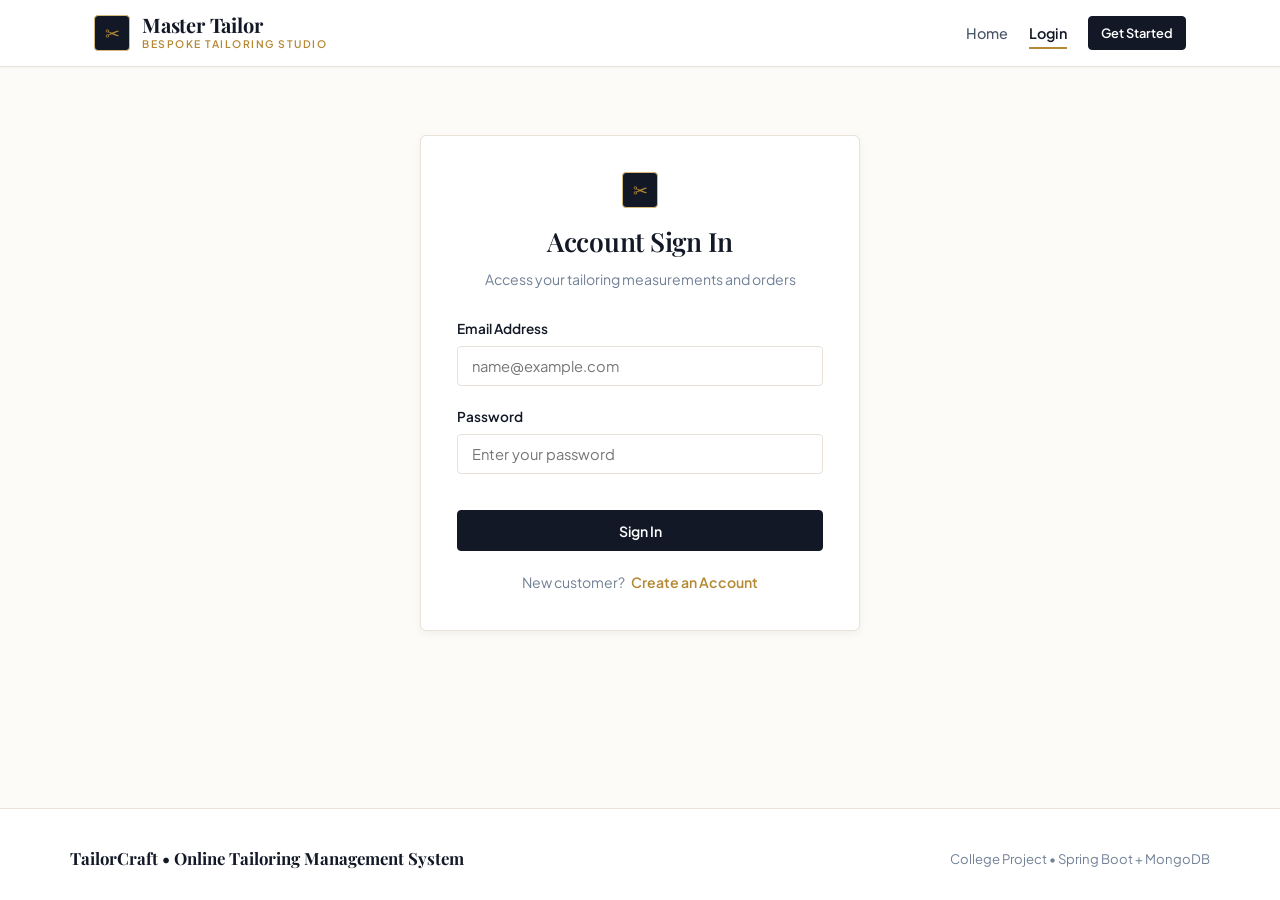
<file: target/classes/static/dashboard.html>
<!DOCTYPE html>
<html lang="en">
<head>
    <meta charset="UTF-8">
    <meta name="viewport" content="width=device-width, initial-scale=1.0">
    <title>Customer Dashboard - TailorCraft</title>
    <link rel="stylesheet" href="css/style.css">
</head>
<body>
    <div id="navbar-placeholder"></div>

    <main class="main-content">
        <!-- Dashboard Header -->
        <div class="page-header">
            <div>
                <h1 class="page-title" id="welcome-header">Welcome back</h1>
                <p class="page-subtitle">Your bespoke tailoring atelier & custom design space</p>
            </div>
            <div style="display:flex; gap:0.6rem; align-items:center; flex-wrap:wrap;">
                <a href="custom-design.html" class="btn btn-gold btn-sm">&#9986; Create Custom Design</a>
                <a href="measurements.html" class="btn btn-outline btn-sm">&#43; Add Measurement</a>
                <button onclick="openModal('edit-profile-modal')" class="btn btn-outline btn-sm">Edit Profile</button>
            </div>
        </div>

        <!-- Prominent Custom Design Studio CTA Banner -->
        <div class="custom-design-banner">
            <div>
                <span class="hero-tagline" style="color:var(--gold-border);">Bespoke Atelier Studio</span>
                <h2>Design Your Dream Garment</h2>
                <p>Choose collar styles, sleeves, pocket cuts, fabric shades, and upload your design sketch for the master tailor.</p>
            </div>
            <div>
                <a href="custom-design.html" class="btn btn-gold" style="padding:0.85rem 1.6rem; font-size:0.95rem;">
                    &#9986; Create Custom Design &rarr;
                </a>
            </div>
        </div>

        <!-- Section 1: Active Tailoring Job Status -->
        <div id="active-order-container">
            <!-- Populated via JavaScript -->
        </div>

        <!-- Section 2: Recent Custom Designs Grid -->
        <div class="panel">
            <div class="panel-header">
                <div>
                    <h3 class="panel-title">&#129697; Recent Custom Designs & Submissions</h3>
                    <p style="font-size:0.85rem; color:var(--text-muted); margin-top:0.2rem;">Your personalized design orders submitted to the master tailor</p>
                </div>
                <a href="custom-design.html" class="btn btn-outline btn-sm">&#43; New Design</a>
            </div>

            <div id="recent-designs-grid" style="display:grid; grid-template-columns:repeat(auto-fill, minmax(280px, 1fr)); gap:1.25rem;">
                <div style="text-align:center; grid-column:1/-1; padding:2rem; color:var(--text-muted);">
                    Loading recent designs...
                </div>
            </div>
        </div>

        <!-- Section 3: Saved Measurement Profiles -->
        <div class="panel">
            <div class="panel-header">
                <div>
                    <h3 class="panel-title">Saved Tailoring Measurements</h3>
                    <p style="font-size:0.85rem; color:var(--text-muted); margin-top:0.2rem;">Your stored sizing specifications in inches (in)</p>
                </div>
                <a href="measurements.html" class="btn btn-outline btn-sm">Manage Measurements &rarr;</a>
            </div>

            <div class="tailor-table-container">
                <table class="tailor-table">
                    <thead>
                        <tr>
                            <th>Garment Type</th>
                            <th>Chest (in)</th>
                            <th>Shoulder (in)</th>
                            <th>Sleeve (in)</th>
                            <th>Waist (in)</th>
                            <th>Length (in)</th>
                            <th>Action</th>
                        </tr>
                    </thead>
                    <tbody id="dashboard-measurements-tbody">
                        <tr><td colspan="7" style="text-align:center; color:var(--text-muted); padding:1.5rem;">Loading measurements...</td></tr>
                    </tbody>
                </table>
            </div>
        </div>

        <!-- Section 4: All Order Records -->
        <div class="panel">
            <div class="panel-header">
                <div>
                    <h3 class="panel-title">All Tailoring Orders</h3>
                    <p style="font-size:0.85rem; color:var(--text-muted); margin-top:0.2rem;">Complete history of active and completed bespoke jobs</p>
                </div>
                <a href="orders.html" class="btn btn-outline btn-sm">View Full Order Table &rarr;</a>
            </div>

            <div class="tailor-table-container">
                <table class="tailor-table">
                    <thead>
                        <tr>
                            <th>Order ID</th>
                            <th>Garment</th>
                            <th>Color / Style</th>
                            <th>Order Date</th>
                            <th>Price</th>
                            <th>Status</th>
                            <th>Action</th>
                        </tr>
                    </thead>
                    <tbody id="dashboard-orders-tbody">
                        <tr><td colspan="7" style="text-align:center; color:var(--text-muted); padding:1.5rem;">Loading orders...</td></tr>
                    </tbody>
                </table>
            </div>
        </div>
    </main>

    <!-- Modal: Edit Profile -->
    <div id="edit-profile-modal" class="modal-overlay">
        <div class="modal-dialog">
            <div class="modal-header">
                <h3>Edit Profile Information</h3>
                <button onclick="closeModal('edit-profile-modal')" class="close-btn">&times;</button>
            </div>
            <form id="edit-profile-form">
                <div class="form-group">
                    <label class="form-label" for="edit-name">Full Name</label>
                    <input type="text" id="edit-name" class="form-input" required>
                </div>
                <div class="form-group">
                    <label class="form-label" for="edit-phone">Phone Number</label>
                    <input type="tel" id="edit-phone" class="form-input" required>
                </div>
                <div style="display:flex; justify-content:flex-end; gap:0.5rem; margin-top:1.5rem;">
                    <button type="button" onclick="closeModal('edit-profile-modal')" class="btn btn-outline">Cancel</button>
                    <button type="submit" class="btn btn-primary">Save Changes</button>
                </div>
            </form>
        </div>
    </div>

    <footer class="site-footer">
        <div class="footer-inner">
            <div class="footer-brand">TailorCraft &bull; Online Tailoring Management System</div>
            <div class="footer-note">College Project &bull; Spring Boot + MongoDB</div>
        </div>
    </footer>

    <script src="js/api.js"></script>
    <script>
        let currentUser = null;

        async function loadDashboard() {
            currentUser = requireAuth();
            if (!currentUser) return;

            document.getElementById('welcome-header').innerText = `Welcome back, ${currentUser.name}`;

            try {
                const [measurements, orders] = await Promise.all([
                    apiCall(`/measurements/user/${currentUser.id}`),
                    apiCall(`/orders/user/${currentUser.id}`)
                ]);

                renderActiveOrderBanner(orders);
                renderRecentDesigns(orders);
                renderMeasurementsTable(measurements);
                renderOrdersTable(orders);
            } catch (err) {
                showToast('Failed to load dashboard: ' + err.message, 'error');
            }
        }

        function renderActiveOrderBanner(orders) {
            const container = document.getElementById('active-order-container');
            const activeOrder = orders && orders.find(o => o.status !== 'COMPLETED' && o.status !== 'DELIVERED' && o.status !== 'REJECTED');

            if (!activeOrder) {
                container.innerHTML = `
                    <div class="active-order-banner" style="background:#1b2438;">
                        <div style="display:flex; justify-content:space-between; align-items:center; flex-wrap:wrap; gap:1rem;">
                            <div>
                                <span style="font-size:0.75rem; text-transform:uppercase; letter-spacing:1.5px; color:var(--gold-border);">Atelier Studio</span>
                                <h3>No Active Tailoring Orders</h3>
                                <p>Create a custom garment design or choose styling details to begin a bespoke tailoring job.</p>
                            </div>
                            <a href="custom-design.html" class="btn btn-gold btn-sm">&#9986; Start New Design</a>
                        </div>
                    </div>
                `;
                return;
            }

            const cleanStatus = (activeOrder.status || 'DESIGN_RECEIVED').replace(/_/g, ' ');

            container.innerHTML = `
                <div class="active-order-banner">
                    <div style="display:flex; justify-content:space-between; align-items:flex-start; flex-wrap:wrap; gap:1rem;">
                        <div>
                            <span style="font-size:0.75rem; text-transform:uppercase; letter-spacing:1.5px; color:var(--gold-border);">Active Stitching Job</span>
                            <h3>${activeOrder.garmentType} ${activeOrder.color ? `(${activeOrder.color})` : ''}</h3>
                            <p>Order #${activeOrder.id.substring(activeOrder.id.length - 6)} &bull; Price: \u20B9 ${activeOrder.price || 0}</p>
                        </div>
                        <div style="display:flex; gap:0.5rem; align-items:center;">
                            <span class="status-badge ${(activeOrder.status || 'pending').toLowerCase()}">${cleanStatus}</span>
                            <a href="order-details.html?id=${activeOrder.id}" class="btn btn-outline btn-sm" style="color:white; border-color:#4a5c80;">View Full Specs &rarr;</a>
                        </div>
                    </div>
                </div>
            `;
        }

        function renderRecentDesigns(orders) {
            const grid = document.getElementById('recent-designs-grid');
            if (!orders || orders.length === 0) {
                grid.innerHTML = `
                    <div style="text-align:center; grid-column:1/-1; padding:2rem; color:var(--text-muted);">
                        No custom designs submitted yet. <a href="custom-design.html" style="font-weight:600;">Create your first design now &rarr;</a>
                    </div>
                `;
                return;
            }

            grid.innerHTML = orders.slice(0, 3).map(o => {
                const imgTag = o.designImageUrl 
                    ? `<img src="${o.designImageUrl}" style="width:100%; height:130px; object-fit:cover; border-radius:4px; margin-bottom:0.75rem;">`
                    : `<div style="height:100px; background:var(--cream-subtle); display:flex; align-items:center; justify-content:center; border-radius:4px; margin-bottom:0.75rem; color:var(--text-muted); font-size:1.5rem;">&#9986;</div>`;

                return `
                    <div class="panel" style="padding:1.25rem; margin-bottom:0; background:white;">
                        ${imgTag}
                        <div style="display:flex; justify-content:space-between; align-items:center; margin-bottom:0.35rem;">
                            <strong style="color:var(--navy-dark);">${o.garmentType}</strong>
                            <span class="status-badge ${(o.status || 'pending').toLowerCase()}">${(o.status || 'DESIGN_RECEIVED').replace(/_/g, ' ')}</span>
                        </div>
                        <p style="font-size:0.8rem; color:var(--text-muted); margin-bottom:0.75rem;">
                            Color: ${o.color || 'Standard'} &bull; Collar: ${o.collarStyle || 'Standard'}
                        </p>
                        <a href="order-details.html?id=${o.id}" class="btn btn-outline btn-sm btn-block">Inspect Design & Order &rarr;</a>
                    </div>
                `;
            }).join('');
        }

        function renderMeasurementsTable(measurements) {
            const tbody = document.getElementById('dashboard-measurements-tbody');
            if (!measurements || measurements.length === 0) {
                tbody.innerHTML = `
                    <tr>
                        <td colspan="7" style="text-align:center; padding:1.5rem; color:var(--text-muted);">
                            No measurements recorded yet. <a href="measurements.html" style="font-weight:600;">Add measurements</a>
                        </td>
                    </tr>
                `;
                return;
            }

            tbody.innerHTML = measurements.map(m => `
                <tr>
                    <td><strong>${m.garmentType}</strong></td>
                    <td>${m.chest}"</td>
                    <td>${m.shoulder}"</td>
                    <td>${m.sleeve}"</td>
                    <td>${m.waist}"</td>
                    <td>${m.length}"</td>
                    <td>
                        <a href="custom-design.html" class="btn btn-outline btn-sm">&#9986; Design with this size</a>
                    </td>
                </tr>
            `).join('');
        }

        function renderOrdersTable(orders) {
            const tbody = document.getElementById('dashboard-orders-tbody');
            if (!orders || orders.length === 0) {
                tbody.innerHTML = `
                    <tr>
                        <td colspan="7" style="text-align:center; padding:1.5rem; color:var(--text-muted);">
                            No past orders found. <a href="custom-design.html" style="font-weight:600;">Create a custom design</a>
                        </td>
                    </tr>
                `;
                return;
            }

            tbody.innerHTML = orders.map(o => {
                const dateStr = o.orderDate ? new Date(o.orderDate).toLocaleDateString() : 'N/A';
                return `
                    <tr>
                        <td style="font-family:monospace; font-weight:600; color:var(--navy-dark);">#${o.id.substring(o.id.length - 6)}</td>
                        <td><strong>${o.garmentType}</strong></td>
                        <td>${o.color || 'Standard'} &bull; ${o.collarStyle || 'Standard'}</td>
                        <td>${dateStr}</td>
                        <td style="font-weight:700; color:var(--navy-dark);">&#8377; ${o.price || 0}</td>
                        <td><span class="status-badge ${(o.status || 'pending').toLowerCase()}">${(o.status || 'DESIGN_RECEIVED').replace(/_/g, ' ')}</span></td>
                        <td>
                            <a href="order-details.html?id=${o.id}" class="btn btn-outline btn-sm">View Details &rarr;</a>
                        </td>
                    </tr>
                `;
            }).join('');
        }

        function openEditProfileModal() {
            document.getElementById('edit-name').value = currentUser.name;
            document.getElementById('edit-phone').value = currentUser.phone || '';
            openModal('edit-profile-modal');
        }

        document.getElementById('edit-profile-form').addEventListener('submit', async (e) => {
            e.preventDefault();
            const name = document.getElementById('edit-name').value.trim();
            const phone = document.getElementById('edit-phone').value.trim();

            try {
                const updated = await apiCall(`/users/${currentUser.id}`, 'PUT', { name, phone });
                setCurrentUser(updated);
                closeModal('edit-profile-modal');
                showToast('Profile updated successfully', 'success');
                loadDashboard();
            } catch (err) {
                showToast('Failed to update: ' + err.message, 'error');
            }
        });

        document.addEventListener('DOMContentLoaded', loadDashboard);
    </script>
</body>
</html>
</file>
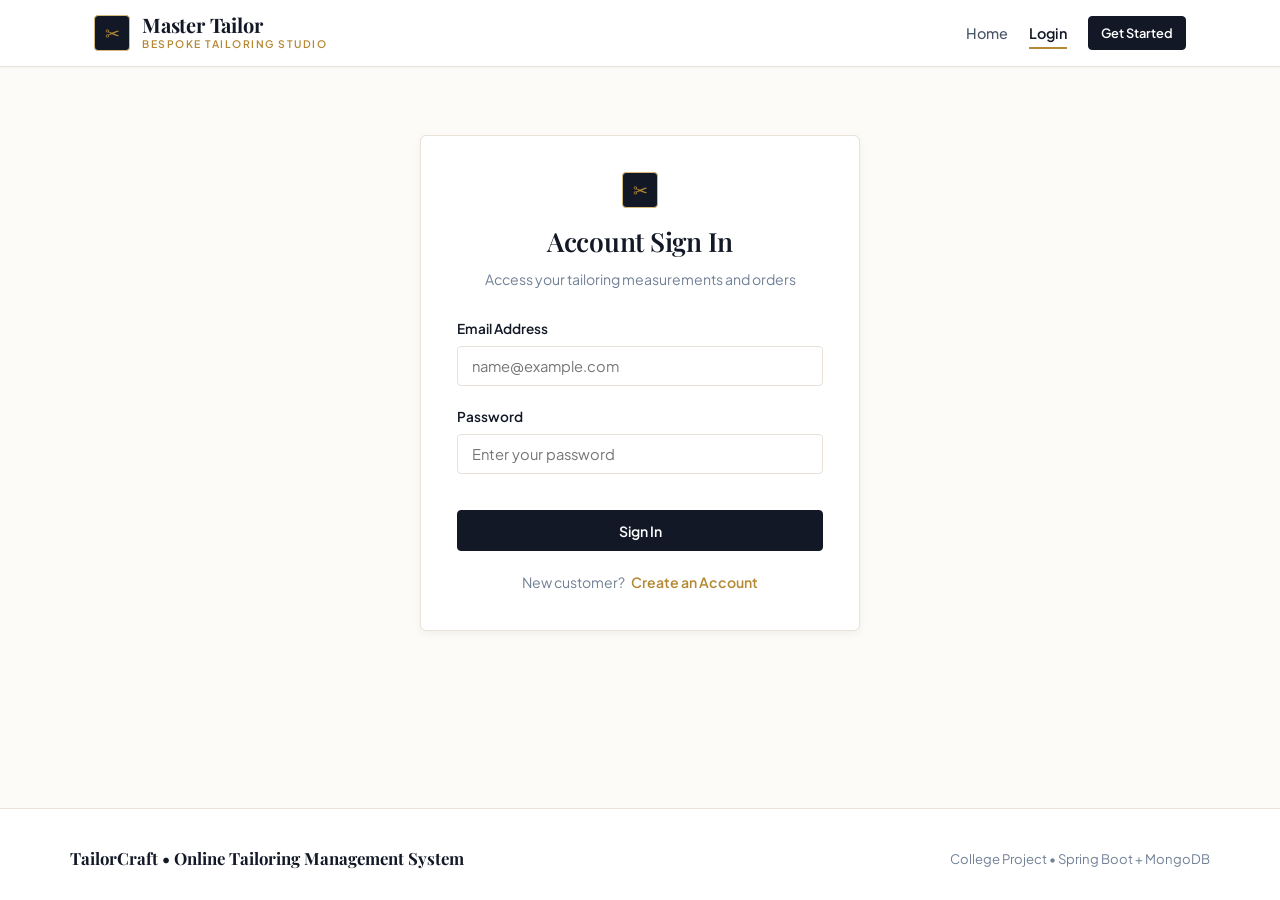
<file: target/classes/static/login.html>
<!DOCTYPE html>
<html lang="en">
<head>
    <meta charset="UTF-8">
    <meta name="viewport" content="width=device-width, initial-scale=1.0">
    <title>Sign In - TailorCraft</title>
    <link rel="stylesheet" href="css/style.css">
</head>
<body>
    <div id="navbar-placeholder"></div>

    <main class="main-content">
        <div class="auth-container">
            <div class="auth-header">
                <div class="brand-monogram" style="margin: 0 auto 0.75rem auto;">&#9986;</div>
                <h2>Account Sign In</h2>
                <p style="font-size:0.88rem; color:var(--text-muted);">Access your tailoring measurements and orders</p>
            </div>

            <form id="login-form">
                <div class="form-group">
                    <label class="form-label" for="email">Email Address</label>
                    <input type="email" id="email" class="form-input" placeholder="name@example.com" required>
                </div>

                <div class="form-group">
                    <label class="form-label" for="password">Password</label>
                    <input type="password" id="password" class="form-input" placeholder="Enter your password" required>
                </div>

                <button type="submit" id="submit-btn" class="btn btn-primary btn-block" style="margin-top:1rem;">Sign In</button>
            </form>

            <div style="text-align:center; margin-top:1.25rem; font-size:0.88rem;">
                <span style="color:var(--text-muted);">New customer?</span>
                <a href="register.html" style="font-weight:600; margin-left:0.25rem;">Create an Account</a>
            </div>
        </div>
    </main>

    <footer class="site-footer">
        <div class="footer-inner">
            <div class="footer-brand">TailorCraft &bull; Online Tailoring Management System</div>
            <div class="footer-note">College Project &bull; Spring Boot + MongoDB</div>
        </div>
    </footer>

    <script src="js/api.js"></script>
    <script>
        document.getElementById('login-form').addEventListener('submit', async (e) => {
            e.preventDefault();
            const email = document.getElementById('email').value.trim();
            const password = document.getElementById('password').value;
            const submitBtn = document.getElementById('submit-btn');

            submitBtn.disabled = true;
            submitBtn.innerText = 'Authenticating...';

            try {
                const user = await apiCall('/users/login', 'POST', { email, password });
                setCurrentUser(user);
                showToast(`Welcome back, ${user.name}`, 'success');
                
                setTimeout(() => {
                    if (user.role === 'MASTER' || user.role === 'ADMIN') {
                        window.location.href = 'admin.html';
                    } else {
                        window.location.href = 'dashboard.html';
                    }
                }, 500);
            } catch (err) {
                showToast(err.message || 'Login failed. Check your email or password.', 'error');
                submitBtn.disabled = false;
                submitBtn.innerText = 'Sign In';
            }
        });
    </script>
</body>
</html>
</file>
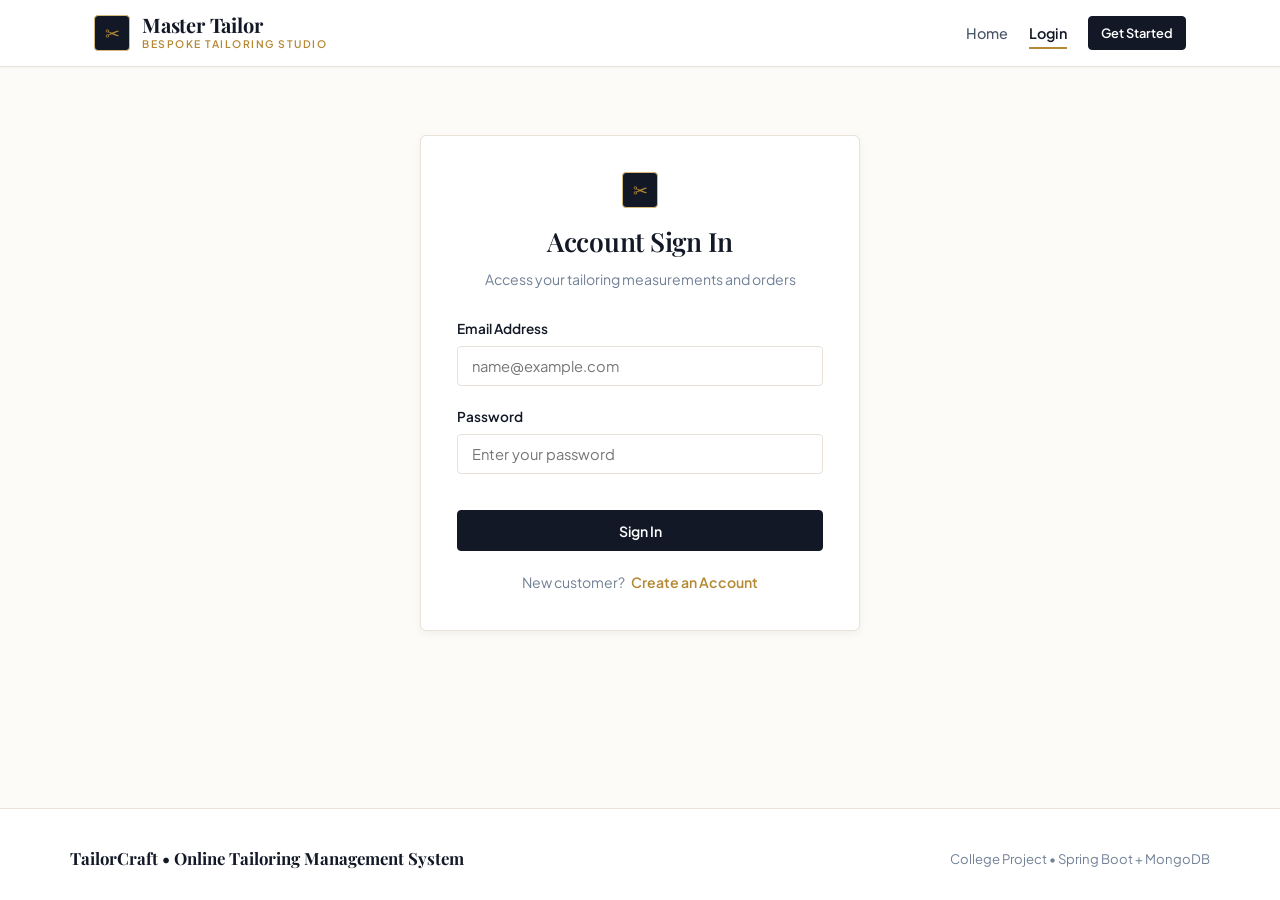
<file: target/classes/static/measurements.html>
<!DOCTYPE html>
<html lang="en">
<head>
    <meta charset="UTF-8">
    <meta name="viewport" content="width=device-width, initial-scale=1.0">
    <title>My Measurements - TailorCraft</title>
    <link rel="stylesheet" href="css/style.css">
</head>
<body>
    <div id="navbar-placeholder"></div>

    <main class="main-content">
        <div class="page-header">
            <div>
                <h1 class="page-title">My Measurements</h1>
                <p class="page-subtitle">Record and manage your tailored sizing specifications in inches (in)</p>
            </div>
        </div>

        <!-- Form & Guide Layout -->
        <div class="measurement-grid-layout" style="margin-bottom: 3rem;">
            <!-- Real Tailoring Form -->
            <div class="panel" style="margin-bottom: 0;">
                <div class="panel-header">
                    <h3 class="panel-title" id="form-heading">Record Sizing Specification</h3>
                    <button type="button" id="reset-form-btn" onclick="resetFormToNew()" class="btn btn-outline btn-sm" style="display:none;">New Entry</button>
                </div>

                <form id="measurement-form">
                    <input type="hidden" id="measurement-id">

                    <div class="form-group">
                        <label class="form-label" for="garment-type">Garment Category</label>
                        <select id="garment-type" class="form-select" required>
                            <option value="Shirt">Shirt (Formal / Casual)</option>
                            <option value="Pant">Pant / Trousers / Chinos</option>
                            <option value="Kurta">Kurta / Ethnic Wear</option>
                            <option value="Suit">Three-Piece Suit / Blazer</option>
                            <option value="Other">Other Custom Garment</option>
                        </select>
                    </div>

                    <div class="form-grid-2">
                        <div class="form-group">
                            <label class="form-label" for="m-chest">Chest / Bust <span class="unit">(inches)</span></label>
                            <input type="number" step="0.1" id="m-chest" class="form-input" placeholder="e.g. 39.5" required>
                        </div>

                        <div class="form-group">
                            <label class="form-label" for="m-shoulder">Shoulder Width <span class="unit">(inches)</span></label>
                            <input type="number" step="0.1" id="m-shoulder" class="form-input" placeholder="e.g. 17.5" required>
                        </div>
                    </div>

                    <div class="form-grid-2">
                        <div class="form-group">
                            <label class="form-label" for="m-sleeve">Sleeve Length <span class="unit">(inches)</span></label>
                            <input type="number" step="0.1" id="m-sleeve" class="form-input" placeholder="e.g. 24.5" required>
                        </div>

                        <div class="form-group">
                            <label class="form-label" for="m-waist">Waist Circumference <span class="unit">(inches)</span></label>
                            <input type="number" step="0.1" id="m-waist" class="form-input" placeholder="e.g. 32.0" required>
                        </div>
                    </div>

                    <div class="form-group">
                        <label class="form-label" for="m-length">Full Garment Length <span class="unit">(inches)</span></label>
                        <input type="number" step="0.1" id="m-length" class="form-input" placeholder="e.g. 29.0" required>
                    </div>

                    <div style="display:flex; justify-content:flex-end; gap:0.5rem; margin-top:1.5rem;">
                        <button type="submit" id="save-btn" class="btn btn-gold btn-block">Save Measurement Profile</button>
                    </div>
                </form>
            </div>

            <!-- Tailor Measuring Advice & Visual -->
            <div class="measure-guide-box">
                <h4>Measuring Guide & Reference</h4>
                <p style="font-size:0.85rem; color:var(--text-muted); margin-bottom:1rem;">
                    For the most comfortable fit, measure over light undergarments using a flexible tailoring measuring tape.
                </p>

                <!-- Clean Tailoring Measuring SVG Diagram -->
                <div style="text-align:center; margin:1.25rem 0; padding:1rem; background:white; border:1px solid var(--cream-border); border-radius:var(--radius-sm);">
                    <svg viewBox="0 0 200 240" width="160" height="190" style="display:inline-block;">
                        <!-- Mannequin Outline -->
                        <path d="M70,40 Q100,50 130,40 L145,70 L135,120 L130,190 L70,190 L65,120 L55,70 Z" fill="#f8fafc" stroke="#1e283d" stroke-width="2"/>
                        <!-- Shoulder Line -->
                        <line x1="55" y1="70" x2="145" y2="70" stroke="#b58934" stroke-width="2" stroke-dasharray="3,3"/>
                        <text x="100" y="65" text-anchor="middle" font-size="9" fill="#b58934" font-weight="bold">Shoulder</text>
                        <!-- Chest Line -->
                        <line x1="60" y1="95" x2="140" y2="95" stroke="#b58934" stroke-width="2" stroke-dasharray="3,3"/>
                        <text x="100" y="90" text-anchor="middle" font-size="9" fill="#b58934" font-weight="bold">Chest</text>
                        <!-- Waist Line -->
                        <line x1="65" y1="125" x2="135" y2="125" stroke="#b58934" stroke-width="2" stroke-dasharray="3,3"/>
                        <text x="100" y="120" text-anchor="middle" font-size="9" fill="#b58934" font-weight="bold">Waist</text>
                        <!-- Length Indicator -->
                        <line x1="45" y1="70" x2="45" y2="190" stroke="#1e283d" stroke-width="1.5"/>
                        <polyline points="42,76 45,70 48,76" fill="none" stroke="#1e283d" stroke-width="1.5"/>
                        <polyline points="42,184 45,190 48,184" fill="none" stroke="#1e283d" stroke-width="1.5"/>
                        <text x="38" y="135" text-anchor="end" font-size="9" fill="#1e283d">Length</text>
                    </svg>
                </div>

                <div class="measure-tip-item">
                    <span class="bullet">&bull;</span>
                    <div><strong>Chest:</strong> Wrap tape under armpits around the fullest part of your chest.</div>
                </div>
                <div class="measure-tip-item">
                    <span class="bullet">&bull;</span>
                    <div><strong>Shoulder:</strong> Measure from tip of left shoulder bone across to right shoulder bone.</div>
                </div>
                <div class="measure-tip-item">
                    <span class="bullet">&bull;</span>
                    <div><strong>Waist:</strong> Measure at natural waistline, typically an inch above navel.</div>
                </div>
            </div>
        </div>

        <!-- Saved Measurements List -->
        <div class="panel">
            <div class="panel-header">
                <div>
                    <h3 class="panel-title">Saved Measurement Sets</h3>
                    <p style="font-size:0.85rem; color:var(--text-muted); margin-top:0.2rem;">All saved configurations linked to your customer profile</p>
                </div>
            </div>

            <div id="measurements-list-container" class="measurements-container">
                <div style="text-align:center; color:var(--text-muted); grid-column:1/-1; padding:2rem;">
                    Loading your measurements...
                </div>
            </div>
        </div>
    </main>

    <footer class="site-footer">
        <div class="footer-inner">
            <div class="footer-brand">TailorCraft &bull; Online Tailoring Management System</div>
            <div class="footer-note">College Project &bull; Spring Boot + MongoDB</div>
        </div>
    </footer>

    <script src="js/api.js"></script>
    <script>
        let currentUser = null;
        let measurementsList = [];

        async function initPage() {
            currentUser = requireAuth();
            if (!currentUser) return;
            await loadMeasurements();
        }

        async function loadMeasurements() {
            try {
                measurementsList = await apiCall(`/measurements/user/${currentUser.id}`);
                renderCards(measurementsList);
            } catch (err) {
                showToast('Failed to load measurements: ' + err.message, 'error');
            }
        }

        function renderCards(list) {
            const container = document.getElementById('measurements-list-container');
            if (!list || list.length === 0) {
                container.innerHTML = `
                    <div style="text-align:center; grid-column:1/-1; padding:2.5rem 1rem; color:var(--text-muted);">
                        <p style="margin-bottom:0.5rem; font-size:1rem; color:var(--navy-dark); font-weight:600;">No measurements saved yet</p>
                        <p>Fill out the form above to record your first tailoring profile.</p>
                    </div>
                `;
                return;
            }

            container.innerHTML = list.map(m => `
                <div class="measurement-card">
                    <div class="measurement-card-header">
                        <div>
                            <span class="garment-badge">${m.garmentType}</span>
                            <span style="font-size:0.75rem; color:var(--text-muted); margin-left:0.5rem; font-family:monospace;">#${m.id.substring(m.id.length - 6)}</span>
                        </div>
                        <div style="display:flex; gap:0.4rem;">
                            <button onclick="editMeasurement('${m.id}')" class="btn btn-outline btn-sm" title="Edit">&#9998; Edit</button>
                            <button onclick="deleteMeasurement('${m.id}')" class="btn btn-danger-outline btn-sm" title="Delete">&#128465;</button>
                        </div>
                    </div>

                    <table class="measure-specs-table">
                        <tr><td>Chest Circumference</td><td class="val">${m.chest}"</td></tr>
                        <tr><td>Shoulder Width</td><td class="val">${m.shoulder}"</td></tr>
                        <tr><td>Sleeve Length</td><td class="val">${m.sleeve}"</td></tr>
                        <tr><td>Waist Circumference</td><td class="val">${m.waist}"</td></tr>
                        <tr><td>Garment Length</td><td class="val">${m.length}"</td></tr>
                    </table>

                    <a href="orders.html?measurementId=${m.id}&garment=${encodeURIComponent(m.garmentType)}" class="btn btn-primary btn-sm btn-block">&#129697; Order with this size</a>
                </div>
            `).join('');
        }

        function editMeasurement(id) {
            const item = measurementsList.find(m => m.id === id);
            if (!item) return;

            document.getElementById('form-heading').innerText = `Update ${item.garmentType} Specification`;
            document.getElementById('measurement-id').value = item.id;
            document.getElementById('garment-type').value = item.garmentType;
            document.getElementById('m-chest').value = item.chest;
            document.getElementById('m-shoulder').value = item.shoulder;
            document.getElementById('m-sleeve').value = item.sleeve;
            document.getElementById('m-waist').value = item.waist;
            document.getElementById('m-length').value = item.length;

            document.getElementById('save-btn').innerText = 'Update Sizing Specification';
            document.getElementById('reset-form-btn').style.display = 'inline-block';
            window.scrollTo({ top: 0, behavior: 'smooth' });
        }

        function resetFormToNew() {
            document.getElementById('form-heading').innerText = 'Record Sizing Specification';
            document.getElementById('measurement-id').value = '';
            document.getElementById('measurement-form').reset();
            document.getElementById('save-btn').innerText = 'Save Measurement Profile';
            document.getElementById('reset-form-btn').style.display = 'none';
        }

        document.getElementById('measurement-form').addEventListener('submit', async (e) => {
            e.preventDefault();
            const id = document.getElementById('measurement-id').value;
            const payload = {
                userId: currentUser.id,
                garmentType: document.getElementById('garment-type').value,
                chest: parseFloat(document.getElementById('m-chest').value),
                shoulder: parseFloat(document.getElementById('m-shoulder').value),
                sleeve: parseFloat(document.getElementById('m-sleeve').value),
                waist: parseFloat(document.getElementById('m-waist').value),
                length: parseFloat(document.getElementById('m-length').value)
            };

            try {
                if (id) {
                    await apiCall(`/measurements/${id}`, 'PUT', payload);
                    showToast('Measurement specification updated', 'success');
                } else {
                    await apiCall('/measurements', 'POST', payload);
                    showToast('Measurement specification saved', 'success');
                }
                resetFormToNew();
                await loadMeasurements();
            } catch (err) {
                showToast('Failed to save: ' + err.message, 'error');
            }
        });

        async function deleteMeasurement(id) {
            if (!confirm('Are you sure you want to remove this measurement set?')) return;
            try {
                await apiCall(`/measurements/${id}`, 'DELETE');
                showToast('Measurement deleted', 'info');
                await loadMeasurements();
            } catch (err) {
                showToast('Failed to delete: ' + err.message, 'error');
            }
        }

        document.addEventListener('DOMContentLoaded', initPage);
    </script>
</body>
</html>
</file>
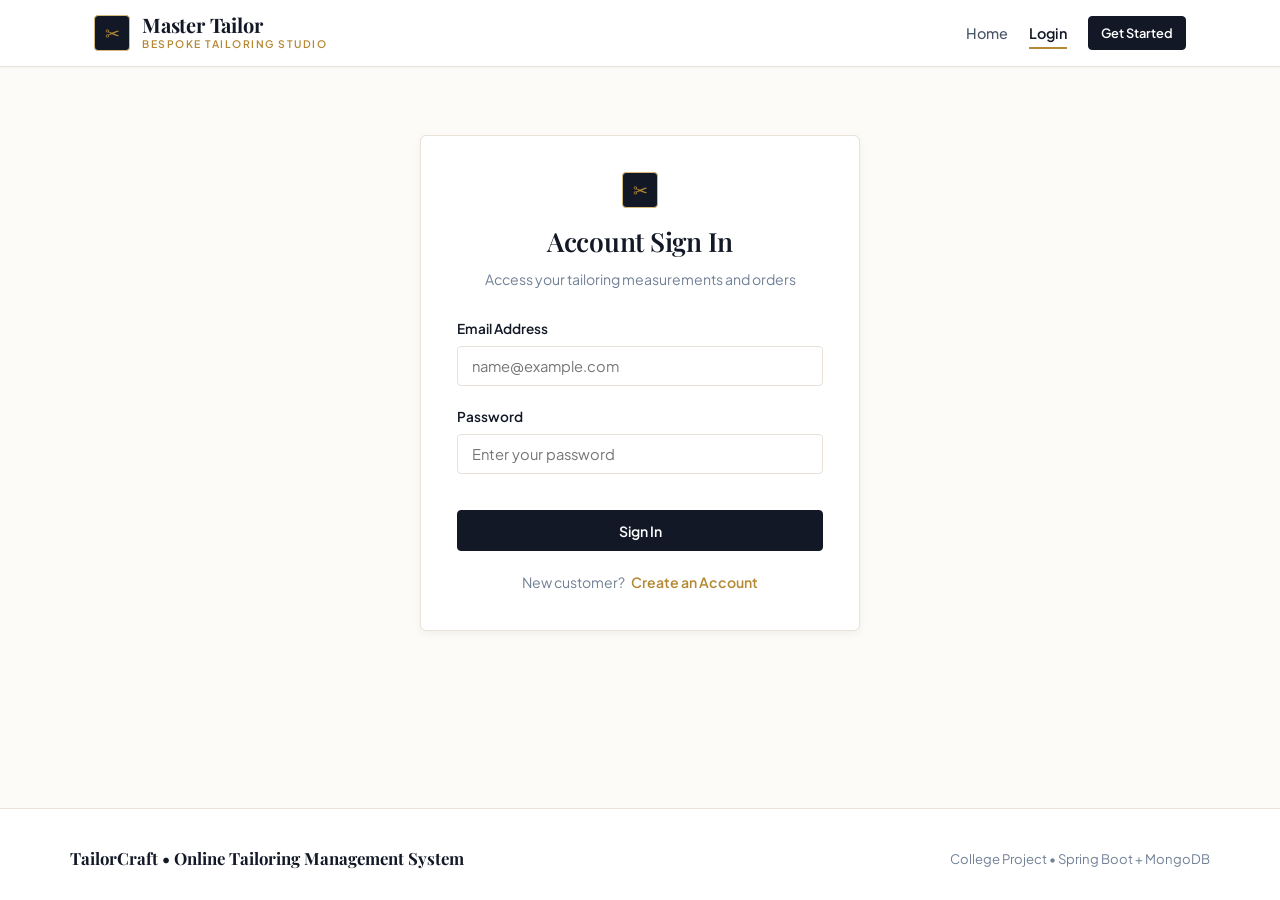
<file: target/classes/static/order-details.html>
<!DOCTYPE html>
<html lang="en">
<head>
    <meta charset="UTF-8">
    <meta name="viewport" content="width=device-width, initial-scale=1.0">
    <title>Order Details & Design Specification - TailorCraft</title>
    <link rel="stylesheet" href="css/style.css">
</head>
<body>
    <div id="navbar-placeholder"></div>

    <main class="main-content">
        <!-- Header -->
        <div class="page-header">
            <div>
                <span class="section-kicker">Order Specification</span>
                <h1 class="page-title" id="order-title">Tailoring Job #---</h1>
                <p class="page-subtitle" id="order-subtitle">Placed on -- &bull; Status: --</p>
            </div>
            <div style="display:flex; gap:0.5rem; align-items:center;">
                <a href="orders.html" id="back-link" class="btn btn-outline btn-sm">&larr; Back to Orders</a>
                <button onclick="window.print()" class="btn btn-outline btn-sm">&#128438; Print Work Order</button>
            </div>
        </div>

        <!-- 7-Stage Tailoring Progress Stepper -->
        <div class="panel" style="margin-bottom: 2rem;">
            <div class="panel-header">
                <h3 class="panel-title">Stitching Lifecycle & Tracking</h3>
                <span id="current-status-badge" class="status-badge design_received">DESIGN RECEIVED</span>
            </div>

            <div class="status-tracker-wrap">
                <div class="status-tracker" id="status-stepper">
                    <div class="status-step" id="step-DESIGN_RECEIVED">
                        <div class="step-dot">1</div>
                        <span class="step-label">Design Received</span>
                    </div>
                    <div class="status-step" id="step-ORDER_ACCEPTED">
                        <div class="step-dot">2</div>
                        <span class="step-label">Order Accepted</span>
                    </div>
                    <div class="status-step" id="step-MEASUREMENTS_VERIFIED">
                        <div class="step-dot">3</div>
                        <span class="step-label">Measurements Verified</span>
                    </div>
                    <div class="status-step" id="step-IN_PRODUCTION">
                        <div class="step-dot">4</div>
                        <span class="step-label">In Production</span>
                    </div>
                    <div class="status-step" id="step-READY_FOR_TRIAL">
                        <div class="step-dot">5</div>
                        <span class="step-label">Ready for Trial</span>
                    </div>
                    <div class="status-step" id="step-READY_FOR_DELIVERY">
                        <div class="step-dot">6</div>
                        <span class="step-label">Ready for Delivery</span>
                    </div>
                    <div class="status-step" id="step-COMPLETED">
                        <div class="step-dot">7</div>
                        <span class="step-label">Completed</span>
                    </div>
                </div>
            </div>
        </div>

        <div class="design-studio-grid">
            <!-- Left: Design Specs & Measurements -->
            <div>
                <!-- Customization Spec Grid -->
                <div class="panel">
                    <div class="panel-header">
                        <h3 class="panel-title">&#9986; Garment Customization Specs</h3>
                        <span class="garment-badge" id="spec-garment-badge">Garment</span>
                    </div>

                    <div class="order-specs-grid">
                        <div class="spec-item">
                            <span class="label">Garment Category</span>
                            <span class="val" id="spec-garment">-</span>
                        </div>
                        <div class="spec-item">
                            <span class="label">Fabric Color</span>
                            <span class="val" id="spec-color">-</span>
                        </div>
                        <div class="spec-item">
                            <span class="label">Collar Style</span>
                            <span class="val" id="spec-collar">-</span>
                        </div>
                        <div class="spec-item">
                            <span class="label">Sleeve Style</span>
                            <span class="val" id="spec-sleeve">-</span>
                        </div>
                        <div class="spec-item">
                            <span class="label">Pocket Style</span>
                            <span class="val" id="spec-pocket">-</span>
                        </div>
                        <div class="spec-item">
                            <span class="label">Tailoring Price</span>
                            <span class="val" style="color:var(--navy-dark);" id="spec-price">&#8377; -</span>
                        </div>
                    </div>

                    <!-- Special Instructions -->
                    <div style="margin-bottom: 1.25rem;">
                        <h4 style="font-size:0.92rem; margin-bottom:0.4rem; color:var(--navy-dark);">Customer Special Instructions:</h4>
                        <div id="spec-instructions" style="background:var(--cream-subtle); padding:0.9rem; border-radius:4px; font-size:0.88rem; color:var(--text-secondary); border:1px solid var(--cream-border);">
                            No special instructions provided.
                        </div>
                    </div>

                    <!-- Master Tailor Internal Notes -->
                    <div>
                        <h4 style="font-size:0.92rem; margin-bottom:0.4rem; color:var(--navy-dark);">&#128221; Master Tailor Notes:</h4>
                        <div id="master-notes-display" class="master-note-box">
                            No master notes added yet.
                        </div>
                    </div>
                </div>

                <!-- Measurement Specifications -->
                <div class="panel">
                    <div class="panel-header">
                        <h3 class="panel-title">&#128207; Body Measurements (Inches)</h3>
                    </div>

                    <table class="measure-specs-table" style="max-width:480px;">
                        <tr><td>Chest / Bust Circumference</td><td class="val" id="m-val-chest">-</td></tr>
                        <tr><td>Shoulder Width</td><td class="val" id="m-val-shoulder">-</td></tr>
                        <tr><td>Sleeve Length</td><td class="val" id="m-val-sleeve">-</td></tr>
                        <tr><td>Waist Circumference</td><td class="val" id="m-val-waist">-</td></tr>
                        <tr><td>Full Garment Length</td><td class="val" id="m-val-length">-</td></tr>
                    </table>
                </div>

                <!-- Customer Details Card -->
                <div class="panel">
                    <div class="panel-header">
                        <h3 class="panel-title">&#128100; Client Contact Information</h3>
                    </div>
                    <div style="display:grid; grid-template-columns: 1fr 1fr; gap:1rem; font-size:0.9rem;">
                        <div>
                            <span style="font-size:0.75rem; text-transform:uppercase; color:var(--text-muted); display:block;">Customer Name</span>
                            <strong id="cust-name">-</strong>
                        </div>
                        <div>
                            <span style="font-size:0.75rem; text-transform:uppercase; color:var(--text-muted); display:block;">Email Address</span>
                            <span id="cust-email">-</span>
                        </div>
                        <div>
                            <span style="font-size:0.75rem; text-transform:uppercase; color:var(--text-muted); display:block;">Phone Number</span>
                            <span id="cust-phone">-</span>
                        </div>
                        <div>
                            <span style="font-size:0.75rem; text-transform:uppercase; color:var(--text-muted); display:block;">Customer ID</span>
                            <span id="cust-id" style="font-family:monospace; color:var(--text-muted);">-</span>
                        </div>
                    </div>
                </div>
            </div>

            <!-- Right: Uploaded Reference Image & Master Action Controls -->
            <div>
                <!-- Uploaded Reference Image Card -->
                <div class="panel">
                    <div class="panel-header">
                        <h3 class="panel-title">&#128247; Uploaded Design Reference</h3>
                    </div>
                    <div style="text-align:center; padding:0.5rem 0;">
                        <img id="design-img-tag" src="" style="max-width:100%; max-height:340px; border-radius:4px; border:1px solid var(--cream-border); object-fit:contain;" alt="No image uploaded">
                        <p id="no-img-text" style="display:none; color:var(--text-muted); padding:2rem 1rem; font-size:0.9rem;">
                            No reference sketch or image was attached to this order.
                        </p>
                    </div>
                </div>

                <!-- Master Tailor Workspace Action Panel (Visible to ADMIN) -->
                <div id="master-action-panel" class="panel" style="border: 2px solid var(--gold-accent); display:none;">
                    <div class="panel-header">
                        <h3 class="panel-title">&#9881; Master Tailor Controls</h3>
                        <span class="user-pill admin-pill">Master Only</span>
                    </div>

                    <!-- Quick Accept / Reject -->
                    <div style="display:flex; gap:0.5rem; margin-bottom:1.25rem;">
                        <button onclick="quickUpdateStatus('ORDER_ACCEPTED')" class="btn btn-success btn-sm" style="flex:1;">&#10003; Accept Order</button>
                        <button onclick="quickUpdateStatus('REJECTED')" class="btn btn-danger-outline btn-sm" style="flex:1;">&times; Reject Order</button>
                    </div>

                    <!-- Update Status Dropdown -->
                    <div class="form-group">
                        <label class="form-label" for="master-status-select">Advance Order Status</label>
                        <select id="master-status-select" class="form-select" onchange="submitStatusChange(this.value)">
                            <option value="DESIGN_RECEIVED">DESIGN RECEIVED</option>
                            <option value="ORDER_ACCEPTED">ORDER ACCEPTED</option>
                            <option value="MEASUREMENTS_VERIFIED">MEASUREMENTS VERIFIED</option>
                            <option value="IN_PRODUCTION">IN PRODUCTION</option>
                            <option value="READY_FOR_TRIAL">READY FOR TRIAL</option>
                            <option value="READY_FOR_DELIVERY">READY FOR DELIVERY</option>
                            <option value="COMPLETED">COMPLETED</option>
                            <option value="REJECTED">REJECTED</option>
                        </select>
                    </div>

                    <!-- Master Notes Editor -->
                    <div class="form-group">
                        <label class="form-label" for="master-notes-input">Add/Update Master Notes</label>
                        <textarea id="master-notes-input" class="form-textarea" rows="3" placeholder="Add cutting notes, fabric details, or trial dates..."></textarea>
                        <button type="button" onclick="saveMasterNotes()" class="btn btn-primary btn-sm btn-block" style="margin-top:0.5rem;">Save Master Notes</button>
                    </div>
                </div>
            </div>
        </div>
    </main>

    <footer class="site-footer">
        <div class="footer-inner">
            <div class="footer-brand">TailorCraft &bull; Online Tailoring Management System</div>
            <div class="footer-note">College Project &bull; Spring Boot + MongoDB</div>
        </div>
    </footer>

    <script src="js/api.js"></script>
    <script>
        let currentUser = null;
        let currentOrder = null;
        const STAGES = [
            'DESIGN_RECEIVED',
            'ORDER_ACCEPTED',
            'MEASUREMENTS_VERIFIED',
            'IN_PRODUCTION',
            'READY_FOR_TRIAL',
            'READY_FOR_DELIVERY',
            'COMPLETED'
        ];

        async function initPage() {
            currentUser = requireAuth();
            if (!currentUser) return;

            const params = new URLSearchParams(window.location.search);
            const orderId = params.get('id');
            if (!orderId) {
                showToast('No order specified', 'error');
                window.location.href = 'orders.html';
                return;
            }

            if (currentUser.role === 'ADMIN') {
                document.getElementById('back-link').href = 'admin.html';
                document.getElementById('master-action-panel').style.display = 'block';
            }

            await loadOrder(orderId);
        }

        async function loadOrder(orderId) {
            try {
                currentOrder = await apiCall(`/orders/${orderId}/details`);
                renderOrder(currentOrder);
            } catch (err) {
                showToast('Failed to load order: ' + err.message, 'error');
            }
        }

        function renderOrder(o) {
            document.getElementById('order-title').innerText = `Tailoring Job #${o.id.substring(o.id.length - 6)}`;
            const dateStr = o.orderDate ? new Date(o.orderDate).toLocaleString() : 'N/A';
            document.getElementById('order-subtitle').innerText = `Placed on ${dateStr} &bull; Client: ${o.customerName || 'Customer'}`;

            // Status Badge
            const badge = document.getElementById('current-status-badge');
            const cleanStatus = (o.status || 'DESIGN_RECEIVED').replace(/_/g, ' ');
            badge.innerText = cleanStatus;
            badge.className = `status-badge ${(o.status || 'pending').toLowerCase()}`;

            // Stepper update
            updateStepper(o.status);

            // Garment Specs
            document.getElementById('spec-garment-badge').innerText = o.garmentType || 'Garment';
            document.getElementById('spec-garment').innerText = o.garmentType || '-';
            document.getElementById('spec-color').innerText = o.color || 'Standard';
            document.getElementById('spec-collar').innerText = o.collarStyle || 'Standard';
            document.getElementById('spec-sleeve').innerText = o.sleeveStyle || 'Standard';
            document.getElementById('spec-pocket').innerText = o.pocketStyle || 'Standard';
            document.getElementById('spec-price').innerText = `\u20B9 ${o.price || 0}`;

            if (o.specialInstructions) {
                document.getElementById('spec-instructions').innerText = o.specialInstructions;
            }

            if (o.masterNotes) {
                document.getElementById('master-notes-display').innerText = o.masterNotes;
                document.getElementById('master-notes-input').value = o.masterNotes;
            }

            // Measurements
            if (o.measurement) {
                document.getElementById('m-val-chest').innerText = `${o.measurement.chest || '-'} "`;
                document.getElementById('m-val-shoulder').innerText = `${o.measurement.shoulder || '-'} "`;
                document.getElementById('m-val-sleeve').innerText = `${o.measurement.sleeve || '-'} "`;
                document.getElementById('m-val-waist').innerText = `${o.measurement.waist || '-'} "`;
                document.getElementById('m-val-length').innerText = `${o.measurement.length || '-'} "`;
            }

            // Customer
            document.getElementById('cust-name').innerText = o.customerName || '-';
            document.getElementById('cust-email').innerText = o.customerEmail || '-';
            document.getElementById('cust-phone').innerText = o.customerPhone || 'Not provided';
            document.getElementById('cust-id').innerText = o.userId || '-';

            // Image
            if (o.designImageUrl && o.designImageUrl.trim() !== '') {
                document.getElementById('design-img-tag').src = o.designImageUrl;
                document.getElementById('design-img-tag').style.display = 'inline-block';
                document.getElementById('no-img-text').style.display = 'none';
            } else {
                document.getElementById('design-img-tag').style.display = 'none';
                document.getElementById('no-img-text').style.display = 'block';
            }

            // Admin dropdown
            if (document.getElementById('master-status-select')) {
                document.getElementById('master-status-select').value = o.status || 'DESIGN_RECEIVED';
            }
        }

        function updateStepper(currentStatus) {
            let activeIdx = STAGES.indexOf(currentStatus);
            if (currentStatus === 'IN_PROGRESS') activeIdx = STAGES.indexOf('IN_PRODUCTION');
            if (currentStatus === 'PENDING') activeIdx = 0;
            if (currentStatus === 'DELIVERED') activeIdx = STAGES.length - 1;

            STAGES.forEach((stage, idx) => {
                const el = document.getElementById(`step-${stage}`);
                if (!el) return;
                el.className = 'status-step';
                const dot = el.querySelector('.step-dot');

                if (idx < activeIdx) {
                    el.classList.add('completed');
                    dot.innerHTML = '&#10003;';
                } else if (idx === activeIdx) {
                    el.classList.add('current');
                    dot.innerHTML = (idx + 1).toString();
                } else {
                    dot.innerHTML = (idx + 1).toString();
                }
            });
        }

        async function quickUpdateStatus(status) {
            await submitStatusChange(status);
        }

        async function submitStatusChange(status) {
            try {
                await apiCall(`/orders/${currentOrder.id}/status`, 'PUT', { status });
                showToast(`Status updated to ${status.replace(/_/g, ' ')}`, 'success');
                await loadOrder(currentOrder.id);
            } catch (err) {
                showToast('Failed to update status: ' + err.message, 'error');
            }
        }

        async function saveMasterNotes() {
            const notes = document.getElementById('master-notes-input').value;
            try {
                await apiCall(`/orders/${currentOrder.id}/notes`, 'PUT', { notes });
                showToast('Master notes saved', 'success');
                await loadOrder(currentOrder.id);
            } catch (err) {
                showToast('Failed to save notes: ' + err.message, 'error');
            }
        }

        document.addEventListener('DOMContentLoaded', initPage);
    </script>
</body>
</html>
</file>
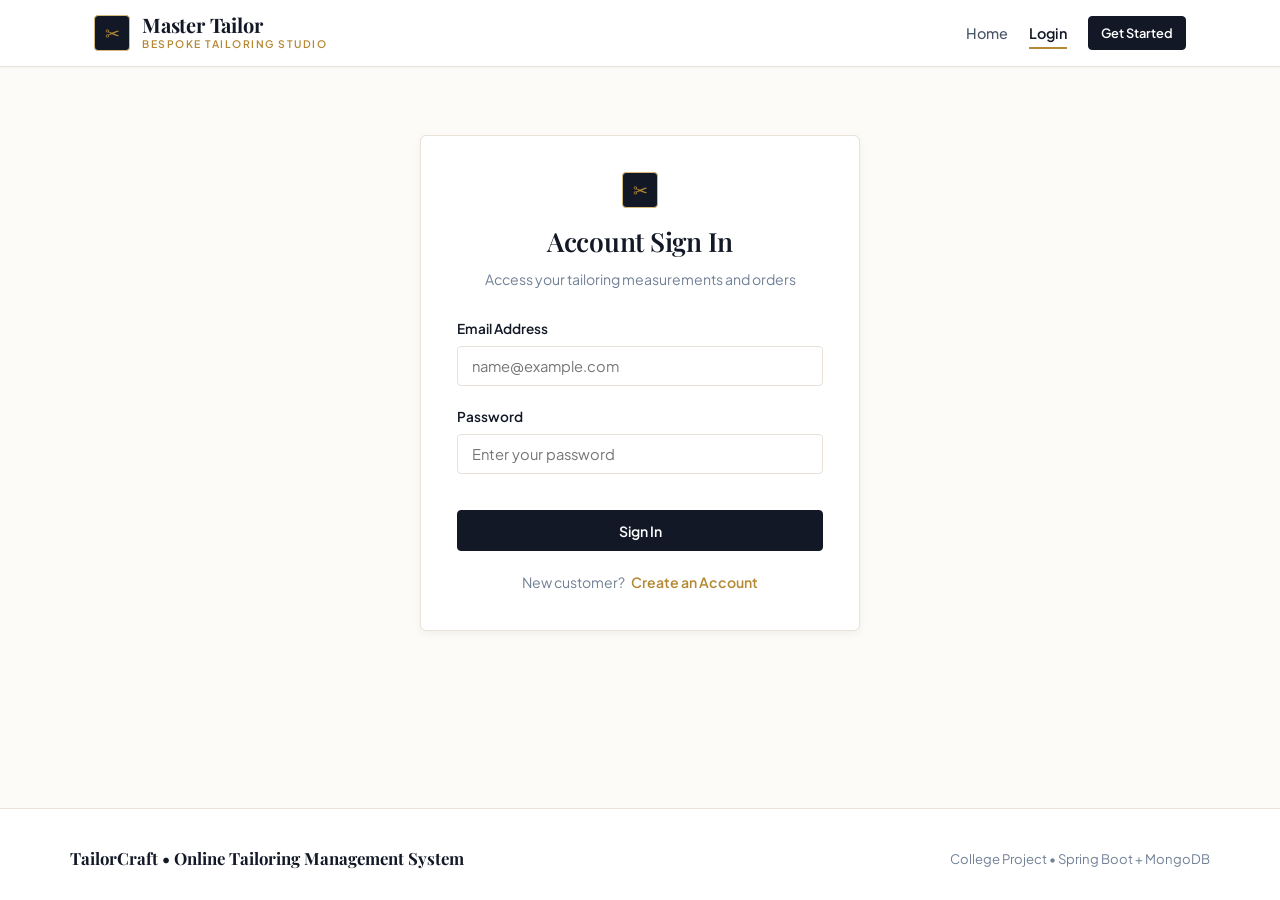
<file: target/classes/static/orders.html>
<!DOCTYPE html>
<html lang="en">
<head>
    <meta charset="UTF-8">
    <meta name="viewport" content="width=device-width, initial-scale=1.0">
    <title>Tailoring Orders - TailorCraft</title>
    <link rel="stylesheet" href="css/style.css">
</head>
<body>
    <div id="navbar-placeholder"></div>

    <main class="main-content">
        <div class="page-header">
            <div>
                <h1 class="page-title">Tailoring Orders</h1>
                <p class="page-subtitle">Track custom apparel crafting progress, design specifications, and tailoring status</p>
            </div>
            <div style="display:flex; gap:0.5rem; align-items:center;">
                <a href="custom-design.html" class="btn btn-gold">&#9986; Create Custom Design</a>
                <button onclick="openNewOrderModal()" class="btn btn-outline btn-sm">&#43; Quick Standard Order</button>
            </div>
        </div>

        <!-- Orders Table Panel -->
        <div class="panel">
            <div class="panel-header">
                <div>
                    <h3 class="panel-title">Order Records & Submissions</h3>
                    <p style="font-size:0.85rem; color:var(--text-muted); margin-top:0.2rem;">All bespoke stitching jobs submitted under your account</p>
                </div>
                <div id="order-count-tag" class="user-pill">0 Total Orders</div>
            </div>

            <div class="tailor-table-container">
                <table class="tailor-table">
                    <thead>
                        <tr>
                            <th>Order ID</th>
                            <th>Garment & Design</th>
                            <th>Color / Collar Style</th>
                            <th>Date Placed</th>
                            <th>Tailoring Cost</th>
                            <th>Current Status</th>
                            <th>Action</th>
                        </tr>
                    </thead>
                    <tbody id="orders-tbody">
                        <tr>
                            <td colspan="7" style="text-align:center; padding:2rem; color:var(--text-muted);">
                                Loading your orders...
                            </td>
                        </tr>
                    </tbody>
                </table>
            </div>
        </div>
    </main>

    <!-- Modal: Place Standard Quick Order -->
    <div id="order-modal" class="modal-overlay">
        <div class="modal-dialog">
            <div class="modal-header">
                <h3>Place Tailoring Order</h3>
                <button onclick="closeModal('order-modal')" class="close-btn">&times;</button>
            </div>
            <form id="new-order-form">
                <div class="form-group">
                    <label class="form-label" for="select-measurement">Select Saved Measurement</label>
                    <select id="select-measurement" class="form-select" required>
                        <option value="">-- Choose from your saved sizes --</option>
                    </select>
                </div>

                <div class="form-group">
                    <label class="form-label" for="form-garment">Garment Type</label>
                    <input type="text" id="form-garment" class="form-input" placeholder="Select a measurement profile above" readonly required>
                </div>

                <div class="form-group" style="background:var(--cream-subtle); padding:1rem; border-radius:var(--radius-sm); border:1px solid var(--cream-border);">
                    <label class="form-label" style="margin-bottom:0.2rem;">Estimated Tailoring Price</label>
                    <div id="price-display" style="font-size:1.35rem; font-weight:700; color:var(--navy-dark);">&#8377; 500</div>
                    <p style="font-size:0.8rem; color:var(--text-muted); margin-top:0.25rem;">Standard tailoring rate for selected garment type</p>
                </div>

                <div style="display:flex; justify-content:flex-end; gap:0.5rem; margin-top:1.5rem;">
                    <button type="button" onclick="closeModal('order-modal')" class="btn btn-outline">Cancel</button>
                    <button type="submit" class="btn btn-gold">Confirm & Submit Order</button>
                </div>
            </form>
        </div>
    </div>

    <footer class="site-footer">
        <div class="footer-inner">
            <div class="footer-brand">TailorCraft &bull; Online Tailoring Management System</div>
            <div class="footer-note">College Project &bull; Spring Boot + MongoDB</div>
        </div>
    </footer>

    <script src="js/api.js"></script>
    <script>
        let currentUser = null;
        let measurementsList = [];

        async function initPage() {
            currentUser = requireAuth();
            if (!currentUser) return;

            try {
                measurementsList = await apiCall(`/measurements/user/${currentUser.id}`);
                setupMeasurementDropdown();
                await loadOrders();
            } catch (err) {
                showToast('Failed to initialize: ' + err.message, 'error');
            }
        }

        async function loadOrders() {
            try {
                const orders = await apiCall(`/orders/user/${currentUser.id}`);
                renderOrders(orders);
            } catch (err) {
                showToast('Failed to load orders: ' + err.message, 'error');
            }
        }

        function setupMeasurementDropdown() {
            const select = document.getElementById('select-measurement');
            select.innerHTML = '<option value="">-- Choose from your saved sizes --</option>';

            if (measurementsList.length === 0) {
                select.innerHTML = '<option value="">No measurements found. Please add measurements first.</option>';
                return;
            }

            measurementsList.forEach(m => {
                select.innerHTML += `<option value="${m.id}" data-garment="${m.garmentType}">${m.garmentType} (Chest ${m.chest}", Waist ${m.waist}")</option>`;
            });

            select.addEventListener('change', () => {
                const opt = select.options[select.selectedIndex];
                const garment = opt ? opt.getAttribute('data-garment') || '' : '';
                document.getElementById('form-garment').value = garment;

                let price = 500;
                const gLow = garment.toLowerCase();
                if (gLow.includes('shirt')) price = 450;
                else if (gLow.includes('pant') || gLow.includes('trouser')) price = 550;
                else if (gLow.includes('suit')) price = 2500;
                else if (gLow.includes('kurta')) price = 600;
                else if (gLow.includes('blazer')) price = 1800;
                else if (gLow.includes('dress')) price = 700;

                document.getElementById('price-display').innerHTML = `&#8377; ${price}`;
            });
        }

        function renderOrders(orders) {
            const tbody = document.getElementById('orders-tbody');
            document.getElementById('order-count-tag').innerText = `${orders ? orders.length : 0} Orders`;

            if (!orders || orders.length === 0) {
                tbody.innerHTML = `
                    <tr>
                        <td colspan="7" style="text-align:center; padding:3rem 1rem; color:var(--text-muted);">
                            <p style="font-size:1.05rem; font-weight:600; color:var(--navy-dark); margin-bottom:0.35rem;">No tailoring orders yet</p>
                            <p style="margin-bottom:1rem;">Start by creating a custom garment design or placing an order.</p>
                            <a href="custom-design.html" class="btn btn-gold btn-sm">&#9986; Create First Custom Design</a>
                        </td>
                    </tr>
                `;
                return;
            }

            tbody.innerHTML = orders.map(o => {
                const dateStr = o.orderDate ? new Date(o.orderDate).toLocaleString() : 'N/A';
                const hasSketch = o.designImageUrl ? `<span title="Custom Sketch Attached" style="font-size:0.9rem;">&#128247;</span>` : '';

                return `
                    <tr>
                        <td style="font-family:monospace; font-weight:600; color:var(--navy-dark);">
                            <a href="order-details.html?id=${o.id}" style="font-weight:700; text-decoration:underline;">#${o.id.substring(o.id.length - 6)}</a>
                        </td>
                        <td>
                            <strong>${o.garmentType}</strong> ${hasSketch}
                        </td>
                        <td style="font-size:0.85rem;">
                            ${o.color || 'Standard'} &bull; ${o.collarStyle || 'Standard'}
                        </td>
                        <td>${dateStr}</td>
                        <td style="font-weight:700; color:var(--navy-dark);">&#8377; ${o.price || 0}</td>
                        <td><span class="status-badge ${(o.status || 'pending').toLowerCase()}">${(o.status || 'DESIGN_RECEIVED').replace(/_/g, ' ')}</span></td>
                        <td>
                            <a href="order-details.html?id=${o.id}" class="btn btn-outline btn-sm">Inspect Specs &rarr;</a>
                        </td>
                    </tr>
                `;
            }).join('');
        }

        function openNewOrderModal() {
            if (measurementsList.length === 0) {
                if (confirm('Please record a measurement profile before creating an order. Go to measurements now?')) {
                    window.location.href = 'measurements.html';
                }
                return;
            }
            openModal('order-modal');
        }

        document.getElementById('new-order-form').addEventListener('submit', async (e) => {
            e.preventDefault();
            const measurementId = document.getElementById('select-measurement').value;
            const garmentType = document.getElementById('form-garment').value;

            if (!measurementId) {
                showToast('Please select a measurement set', 'error');
                return;
            }

            try {
                const created = await apiCall('/orders', 'POST', {
                    userId: currentUser.id,
                    garmentType: garmentType,
                    measurementId: measurementId
                });
                closeModal('order-modal');
                showToast('Tailoring order placed successfully', 'success');
                setTimeout(() => {
                    window.location.href = `order-details.html?id=${created.id}`;
                }, 600);
            } catch (err) {
                showToast('Failed to place order: ' + err.message, 'error');
            }
        });

        document.addEventListener('DOMContentLoaded', initPage);
    </script>
</body>
</html>
</file>
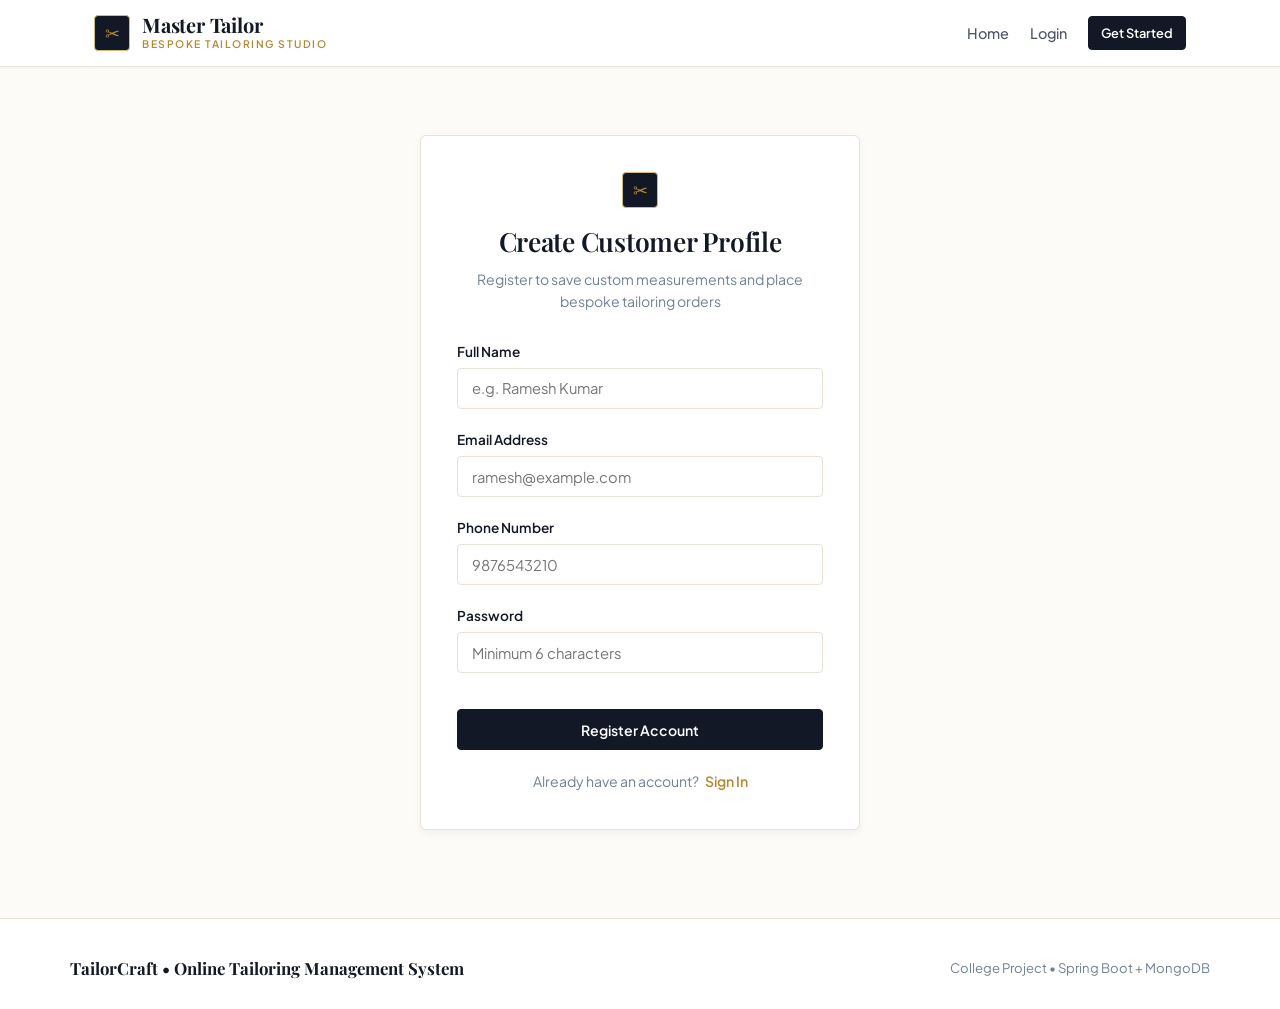
<file: target/classes/static/register.html>
<!DOCTYPE html>
<html lang="en">
<head>
    <meta charset="UTF-8">
    <meta name="viewport" content="width=device-width, initial-scale=1.0">
    <title>Customer Registration - TailorCraft</title>
    <link rel="stylesheet" href="css/style.css">
</head>
<body>
    <div id="navbar-placeholder"></div>

    <main class="main-content">
        <div class="auth-container">
            <div class="auth-header">
                <div class="brand-monogram" style="margin: 0 auto 0.75rem auto;">&#9986;</div>
                <h2>Create Customer Profile</h2>
                <p style="font-size:0.88rem; color:var(--text-muted);">Register to save custom measurements and place bespoke tailoring orders</p>
            </div>

            <form id="register-form">
                <div class="form-group">
                    <label class="form-label" for="name">Full Name</label>
                    <input type="text" id="name" class="form-input" placeholder="e.g. Ramesh Kumar" required>
                </div>

                <div class="form-group">
                    <label class="form-label" for="email">Email Address</label>
                    <input type="email" id="email" class="form-input" placeholder="ramesh@example.com" required>
                </div>

                <div class="form-group">
                    <label class="form-label" for="phone">Phone Number</label>
                    <input type="tel" id="phone" class="form-input" placeholder="9876543210" required>
                </div>

                <div class="form-group">
                    <label class="form-label" for="password">Password</label>
                    <input type="password" id="password" class="form-input" placeholder="Minimum 6 characters" minlength="6" required>
                </div>

                <button type="submit" id="submit-btn" class="btn btn-primary btn-block" style="margin-top:1rem;">Register Account</button>
            </form>

            <div style="text-align:center; margin-top:1.25rem; font-size:0.88rem;">
                <span style="color:var(--text-muted);">Already have an account?</span>
                <a href="login.html" style="font-weight:600; margin-left:0.25rem;">Sign In</a>
            </div>
        </div>
    </main>

    <footer class="site-footer">
        <div class="footer-inner">
            <div class="footer-brand">TailorCraft &bull; Online Tailoring Management System</div>
            <div class="footer-note">College Project &bull; Spring Boot + MongoDB</div>
        </div>
    </footer>

    <script src="js/api.js"></script>
    <script>
        document.getElementById('register-form').addEventListener('submit', async (e) => {
            e.preventDefault();
            const name = document.getElementById('name').value.trim();
            const email = document.getElementById('email').value.trim();
            const phone = document.getElementById('phone').value.trim();
            const password = document.getElementById('password').value;
            const submitBtn = document.getElementById('submit-btn');

            submitBtn.disabled = true;
            submitBtn.innerText = 'Creating Profile...';

            try {
                const user = await apiCall('/users/register', 'POST', { name, email, phone, password });
                setCurrentUser(user);
                showToast('Registration complete! Welcome to TailorCraft.', 'success');
                
                setTimeout(() => {
                    window.location.href = 'dashboard.html';
                }, 600);
            } catch (err) {
                showToast(err.message || 'Registration failed.', 'error');
                submitBtn.disabled = false;
                submitBtn.innerText = 'Register Account';
            }
        });
    </script>
</body>
</html>
</file>
<file: target/classes/static/css/style.css>
/* ==========================================================================
   ONLINE TAILORING MANAGEMENT SYSTEM
   Bespoke Indian Tailoring & Boutique Design System
   ========================================================================== */

@import url('https://fonts.googleapis.com/css2?family=Playfair+Display:ital,wght@0,500;0,600;0,700;1,400&family=Plus+Jakarta+Sans:wght@300;400;500;600;700&display=swap');

:root {
  /* Tailoring Color Palette */
  --navy-dark: #121826;
  --navy-primary: #1e283d;
  --navy-light: #2d3b56;
  
  --cream-bg: #fcfbf8;
  --cream-surface: #ffffff;
  --cream-subtle: #f7f3ec;
  --cream-border: #e8e2d7;
  --cream-border-subtle: #eee9e0;
  
  --gold-accent: #b58934;
  --gold-hover: #9c7324;
  --gold-light: #faf4e6;
  --gold-border: #d8ba78;

  --text-primary: #1a202c;
  --text-secondary: #4a5568;
  --text-muted: #718096;
  --text-light: #a0aec0;

  /* Status Badges */
  --status-pending-bg: #fffbeb;
  --status-pending-text: #92400e;
  --status-pending-border: #fde68a;

  --status-progress-bg: #eff6ff;
  --status-progress-text: #1e40af;
  --status-progress-border: #bfdbfe;

  --status-completed-bg: #f0fdf4;
  --status-completed-text: #166534;
  --status-completed-border: #bbf7d0;

  --status-delivered-bg: #faf5ff;
  --status-delivered-text: #6b21a8;
  --status-delivered-border: #e9d5ff;

  --status-rejected-bg: #fef2f2;
  --status-rejected-text: #991b1b;
  --status-rejected-border: #fecaca;

  --radius-sm: 4px;
  --radius-md: 6px;
  --radius-lg: 8px;

  --font-serif: 'Playfair Display', Georgia, serif;
  --font-sans: 'Plus Jakarta Sans', -apple-system, BlinkMacSystemFont, 'Segoe UI', Roboto, sans-serif;
  
  --shadow-subtle: 0 1px 3px rgba(0, 0, 0, 0.04);
  --shadow-card: 0 3px 8px rgba(18, 24, 38, 0.05);
  --shadow-dropdown: 0 10px 25px rgba(18, 24, 38, 0.08);
}

* {
  margin: 0;
  padding: 0;
  box-sizing: border-box;
}

body {
  background-color: var(--cream-bg);
  color: var(--text-primary);
  font-family: var(--font-sans);
  font-size: 15px;
  line-height: 1.6;
  min-height: 100vh;
  display: flex;
  flex-direction: column;
  -webkit-font-smoothing: antialiased;
}

h1, h2, h3, h4, .brand-name {
  font-family: var(--font-serif);
  color: var(--navy-dark);
  font-weight: 600;
  letter-spacing: -0.01em;
}

p {
  color: var(--text-secondary);
}

a {
  color: var(--gold-accent);
  text-decoration: none;
  transition: color 0.15s ease;
}

a:hover {
  color: var(--gold-hover);
}

/* Header & Navigation */
.site-header {
  background-color: var(--cream-surface);
  border-bottom: 1px solid var(--cream-border);
  position: sticky;
  top: 0;
  z-index: 100;
  box-shadow: var(--shadow-subtle);
}

.nav-inner {
  max-width: 1140px;
  margin: 0 auto;
  padding: 0.85rem 1.5rem;
  display: flex;
  justify-content: space-between;
  align-items: center;
}

.brand-link {
  display: flex;
  align-items: center;
  gap: 0.75rem;
  text-decoration: none;
}

.brand-monogram {
  width: 36px;
  height: 36px;
  background-color: var(--navy-dark);
  color: var(--gold-accent);
  border: 1px solid var(--gold-border);
  border-radius: var(--radius-sm);
  display: flex;
  align-items: center;
  justify-content: center;
  font-size: 1.1rem;
}

.brand-titles {
  display: flex;
  flex-direction: column;
}

.brand-name {
  font-size: 1.25rem;
  font-weight: 700;
  color: var(--navy-dark);
  line-height: 1.1;
}

.brand-sub {
  font-size: 0.65rem;
  font-weight: 600;
  text-transform: uppercase;
  letter-spacing: 1.5px;
  color: var(--gold-accent);
}

.nav-menu {
  display: flex;
  align-items: center;
  gap: 1.3rem;
  list-style: none;
}

.nav-item-link {
  color: var(--text-secondary);
  font-size: 0.9rem;
  font-weight: 500;
  padding: 0.35rem 0;
  position: relative;
  transition: color 0.15s ease;
}

.nav-item-link:hover,
.nav-item-link.active {
  color: var(--navy-dark);
  font-weight: 600;
}

.nav-item-link.active::after {
  content: '';
  position: absolute;
  bottom: -2px;
  left: 0;
  width: 100%;
  height: 2px;
  background-color: var(--gold-accent);
}

.user-pill {
  display: inline-flex;
  align-items: center;
  gap: 0.4rem;
  font-size: 0.82rem;
  font-weight: 600;
  color: var(--navy-primary);
  background-color: var(--cream-subtle);
  border: 1px solid var(--cream-border);
  padding: 0.3rem 0.7rem;
  border-radius: var(--radius-sm);
}

.user-pill.admin-pill {
  color: #7f1d1d;
  background-color: #fef2f2;
  border-color: #fecaca;
}

/* Layout */
.main-content {
  max-width: 1140px;
  margin: 0 auto;
  padding: 2.25rem 1.5rem 3.5rem 1.5rem;
  width: 100%;
  flex: 1;
}

.page-header {
  margin-bottom: 2rem;
  padding-bottom: 1rem;
  border-bottom: 1px solid var(--cream-border);
  display: flex;
  justify-content: space-between;
  align-items: flex-end;
  flex-wrap: wrap;
  gap: 1rem;
}

.page-title {
  font-size: 1.85rem;
  color: var(--navy-dark);
  margin-bottom: 0.25rem;
}

.page-subtitle {
  font-size: 0.92rem;
  color: var(--text-muted);
}

/* Hero Section */
.tailor-hero {
  display: grid;
  grid-template-columns: 1.15fr 0.85fr;
  gap: 2.5rem;
  align-items: center;
  background: var(--cream-surface);
  border: 1px solid var(--cream-border);
  border-radius: var(--radius-md);
  padding: 3rem;
  margin-bottom: 3.5rem;
  box-shadow: var(--shadow-card);
}

.hero-tagline {
  display: inline-block;
  font-size: 0.75rem;
  text-transform: uppercase;
  letter-spacing: 2px;
  color: var(--gold-accent);
  font-weight: 700;
  margin-bottom: 0.75rem;
}

.hero-heading {
  font-size: 2.6rem;
  line-height: 1.2;
  color: var(--navy-dark);
  margin-bottom: 1.2rem;
}

.hero-description {
  font-size: 1.05rem;
  color: var(--text-secondary);
  line-height: 1.7;
  margin-bottom: 2rem;
  max-width: 520px;
}

.hero-cta {
  display: flex;
  gap: 1rem;
  align-items: center;
  flex-wrap: wrap;
}

.hero-visual {
  position: relative;
}

.hero-img {
  width: 100%;
  height: 360px;
  object-fit: cover;
  border-radius: var(--radius-md);
  border: 1px solid var(--cream-border);
}

.hero-badge-overlay {
  position: absolute;
  bottom: 1.25rem;
  left: 1.25rem;
  background: rgba(18, 24, 38, 0.92);
  color: var(--cream-surface);
  padding: 0.75rem 1rem;
  border-radius: var(--radius-sm);
  border-left: 3px solid var(--gold-accent);
  font-size: 0.82rem;
  backdrop-filter: blur(4px);
}

/* Section Headings */
.section-title-wrap {
  text-align: center;
  margin-bottom: 2.25rem;
}

.section-kicker {
  font-size: 0.75rem;
  text-transform: uppercase;
  letter-spacing: 2px;
  color: var(--gold-accent);
  font-weight: 700;
  display: block;
  margin-bottom: 0.35rem;
}

.section-title {
  font-size: 1.85rem;
  color: var(--navy-dark);
}

.feature-grid {
  display: grid;
  grid-template-columns: repeat(3, 1fr);
  gap: 1.75rem;
  margin-bottom: 3.5rem;
}

.feature-box {
  background: var(--cream-surface);
  border: 1px solid var(--cream-border);
  border-radius: var(--radius-md);
  padding: 1.75rem;
  text-align: left;
}

.step-num {
  width: 32px;
  height: 32px;
  background: var(--cream-subtle);
  color: var(--gold-accent);
  border: 1px solid var(--gold-border);
  border-radius: 50%;
  display: flex;
  align-items: center;
  justify-content: center;
  font-family: var(--font-serif);
  font-weight: 700;
  margin-bottom: 1rem;
}

.feature-heading {
  font-size: 1.15rem;
  margin-bottom: 0.5rem;
  color: var(--navy-dark);
}

.feature-text {
  font-size: 0.9rem;
  color: var(--text-secondary);
  line-height: 1.6;
}

/* Buttons */
.btn {
  display: inline-flex;
  align-items: center;
  justify-content: center;
  gap: 0.5rem;
  padding: 0.65rem 1.35rem;
  font-family: var(--font-sans);
  font-size: 0.88rem;
  font-weight: 600;
  border-radius: var(--radius-sm);
  border: 1px solid transparent;
  cursor: pointer;
  text-decoration: none;
  transition: all 0.15s ease;
}

.btn-primary {
  background-color: var(--navy-dark);
  color: #ffffff;
  border-color: var(--navy-dark);
}

.btn-primary:hover {
  background-color: var(--navy-light);
  color: #ffffff;
}

.btn-gold {
  background-color: var(--gold-accent);
  color: #ffffff;
  border-color: var(--gold-accent);
}

.btn-gold:hover {
  background-color: var(--gold-hover);
  color: #ffffff;
}

.btn-outline {
  background-color: transparent;
  color: var(--navy-dark);
  border-color: var(--cream-border);
}

.btn-outline:hover {
  background-color: var(--cream-subtle);
  border-color: var(--navy-dark);
}

.btn-success {
  background-color: #166534;
  color: #ffffff;
  border-color: #166534;
}

.btn-success:hover {
  background-color: #14532d;
}

.btn-danger-outline {
  background-color: transparent;
  color: #c53030;
  border-color: #feb2b2;
}

.btn-danger-outline:hover {
  background-color: #fff5f5;
  border-color: #e53e3e;
}

.btn-sm {
  padding: 0.35rem 0.75rem;
  font-size: 0.8rem;
}

.btn-block {
  width: 100%;
}

/* Forms */
.form-group {
  margin-bottom: 1.25rem;
}

.form-label {
  display: block;
  font-size: 0.85rem;
  font-weight: 600;
  color: var(--navy-dark);
  margin-bottom: 0.35rem;
}

.form-label .unit {
  font-weight: 400;
  color: var(--text-muted);
  font-size: 0.8rem;
}

.form-input, .form-select, .form-textarea {
  width: 100%;
  padding: 0.65rem 0.85rem;
  font-family: var(--font-sans);
  font-size: 0.92rem;
  color: var(--text-primary);
  background-color: var(--cream-surface);
  border: 1px solid var(--cream-border);
  border-radius: var(--radius-sm);
  transition: border-color 0.15s ease, box-shadow 0.15s ease;
}

.form-input:focus, .form-select:focus, .form-textarea:focus {
  outline: none;
  border-color: var(--gold-accent);
  box-shadow: 0 0 0 3px rgba(181, 137, 52, 0.12);
}

.form-input[readonly] {
  background-color: var(--cream-subtle);
  color: var(--text-secondary);
}

.form-grid-2 {
  display: grid;
  grid-template-columns: 1fr 1fr;
  gap: 1rem;
}

.form-grid-3 {
  display: grid;
  grid-template-columns: repeat(3, 1fr);
  gap: 1rem;
}

/* Panels */
.panel {
  background-color: var(--cream-surface);
  border: 1px solid var(--cream-border);
  border-radius: var(--radius-md);
  padding: 1.75rem;
  margin-bottom: 1.75rem;
  box-shadow: var(--shadow-subtle);
}

.panel-header {
  display: flex;
  justify-content: space-between;
  align-items: center;
  padding-bottom: 0.85rem;
  margin-bottom: 1.25rem;
  border-bottom: 1px solid var(--cream-border-subtle);
}

.panel-title {
  font-size: 1.25rem;
  color: var(--navy-dark);
}

/* Prominent Custom Design Studio Card in Dashboard */
.custom-design-banner {
  background: linear-gradient(135deg, #1b2438 0%, #293754 100%);
  color: #ffffff;
  border-radius: var(--radius-md);
  padding: 2.25rem;
  margin-bottom: 2rem;
  border: 1px solid var(--gold-border);
  display: flex;
  justify-content: space-between;
  align-items: center;
  flex-wrap: wrap;
  gap: 1.5rem;
  box-shadow: var(--shadow-card);
}

.custom-design-banner h2 {
  color: #ffffff;
  font-size: 1.6rem;
  margin-bottom: 0.35rem;
}

.custom-design-banner p {
  color: #cbd5e1;
  font-size: 0.95rem;
  max-width: 580px;
}

/* Active Order Hero Box */
.active-order-banner {
  background: #172033;
  color: #ffffff;
  border-radius: var(--radius-md);
  padding: 1.75rem 2rem;
  margin-bottom: 2rem;
  border: 1px solid #2e3c59;
}

.active-order-banner h3 {
  color: #ffffff;
  font-size: 1.35rem;
  margin-bottom: 0.25rem;
}

.active-order-banner p {
  color: #cbd5e0;
  font-size: 0.9rem;
}

/* 7-Stage Tailoring Stepper */
.status-tracker-wrap {
  overflow-x: auto;
  padding: 0.5rem 0 1rem 0;
  margin-top: 1.25rem;
}

.status-tracker {
  display: flex;
  justify-content: space-between;
  align-items: flex-start;
  position: relative;
  min-width: 680px;
  padding-top: 0.5rem;
}

.status-tracker::before {
  content: '';
  position: absolute;
  top: 14px;
  left: 30px;
  right: 30px;
  height: 2px;
  background-color: #374766;
  z-index: 1;
}

.status-step {
  position: relative;
  z-index: 2;
  display: flex;
  flex-direction: column;
  align-items: center;
  text-align: center;
  width: 90px;
}

.step-dot {
  width: 26px;
  height: 26px;
  border-radius: 50%;
  background-color: #26334d;
  border: 2px solid #4a5c80;
  color: #ffffff;
  font-size: 0.75rem;
  display: flex;
  align-items: center;
  justify-content: center;
  margin-bottom: 0.4rem;
}

.status-step.completed .step-dot {
  background-color: var(--gold-accent);
  border-color: var(--gold-accent);
  color: #ffffff;
}

.status-step.current .step-dot {
  background-color: #ffffff;
  border-color: var(--gold-accent);
  color: var(--navy-dark);
  box-shadow: 0 0 0 3px rgba(181, 137, 52, 0.3);
}

.step-label {
  font-size: 0.68rem;
  text-transform: uppercase;
  letter-spacing: 0.5px;
  font-weight: 600;
  color: #a0aec0;
  line-height: 1.2;
}

.status-step.completed .step-label,
.status-step.current .step-label {
  color: #ffffff;
}

/* Status Badges */
.status-badge {
  display: inline-flex;
  align-items: center;
  padding: 0.25rem 0.65rem;
  font-size: 0.72rem;
  font-weight: 700;
  text-transform: uppercase;
  letter-spacing: 0.5px;
  border-radius: var(--radius-sm);
  border: 1px solid transparent;
}

.status-badge.design_received, .status-badge.pending {
  background-color: #fffbeb;
  color: #92400e;
  border-color: #fde68a;
}

.status-badge.order_accepted {
  background-color: #f0fdf4;
  color: #166534;
  border-color: #bbf7d0;
}

.status-badge.measurements_verified {
  background-color: #e0f2fe;
  color: #0369a1;
  border-color: #bae6fd;
}

.status-badge.in_production, .status-badge.in_progress {
  background-color: #eff6ff;
  color: #1e40af;
  border-color: #bfdbfe;
}

.status-badge.ready_for_trial {
  background-color: #fdf4ff;
  color: #86198f;
  border-color: #f5d0fe;
}

.status-badge.ready_for_delivery, .status-badge.delivered {
  background-color: #faf5ff;
  color: #6b21a8;
  border-color: #e9d5ff;
}

.status-badge.completed {
  background-color: #ecfdf5;
  color: #065f46;
  border-color: #a7f3d0;
}

.status-badge.rejected {
  background-color: #fef2f2;
  color: #991b1b;
  border-color: #fecaca;
}

/* Custom Design Studio UI Elements */
.design-studio-grid {
  display: grid;
  grid-template-columns: 1.15fr 0.85fr;
  gap: 2rem;
  align-items: start;
}

.style-selector-group {
  display: grid;
  grid-template-columns: repeat(auto-fill, minmax(130px, 1fr));
  gap: 0.65rem;
  margin-top: 0.4rem;
}

.style-choice-card {
  background: var(--cream-surface);
  border: 1.5px solid var(--cream-border);
  border-radius: var(--radius-sm);
  padding: 0.75rem 0.5rem;
  text-align: center;
  cursor: pointer;
  transition: all 0.15s ease;
  font-size: 0.82rem;
  font-weight: 600;
  color: var(--text-primary);
}

.style-choice-card:hover {
  border-color: var(--gold-accent);
}

.style-choice-card.selected {
  border-color: var(--navy-dark);
  background-color: var(--cream-subtle);
  color: var(--navy-dark);
  box-shadow: 0 0 0 2px var(--gold-accent);
}

.color-swatch-grid {
  display: flex;
  flex-wrap: wrap;
  gap: 0.65rem;
  margin-top: 0.4rem;
}

.color-swatch-btn {
  display: inline-flex;
  align-items: center;
  gap: 0.5rem;
  padding: 0.45rem 0.75rem;
  border-radius: var(--radius-sm);
  border: 1.5px solid var(--cream-border);
  background: var(--cream-surface);
  cursor: pointer;
  font-size: 0.82rem;
  font-weight: 500;
  transition: all 0.15s ease;
}

.color-swatch-btn.selected {
  border-color: var(--navy-dark);
  background: var(--cream-subtle);
  box-shadow: 0 0 0 2px var(--gold-accent);
}

.color-circle {
  width: 16px;
  height: 16px;
  border-radius: 50%;
  border: 1px solid rgba(0,0,0,0.15);
  display: inline-block;
}

/* Upload Dropzone */
.upload-dropzone {
  border: 2px dashed var(--cream-border);
  border-radius: var(--radius-md);
  padding: 1.75rem 1rem;
  text-align: center;
  background-color: var(--cream-subtle);
  cursor: pointer;
  transition: border-color 0.2s ease, background 0.2s ease;
}

.upload-dropzone:hover {
  border-color: var(--gold-accent);
  background-color: #fdfbf7;
}

.image-preview-box {
  margin-top: 1rem;
  text-align: center;
  position: relative;
  display: none;
}

.image-preview-box img {
  max-width: 100%;
  max-height: 240px;
  border-radius: var(--radius-sm);
  border: 1px solid var(--cream-border);
  object-fit: contain;
  background: #ffffff;
}

/* Interactive Design Mockup Preview Box */
.design-preview-panel {
  background-color: var(--cream-surface);
  border: 1px solid var(--cream-border);
  border-radius: var(--radius-md);
  padding: 1.75rem;
  position: sticky;
  top: 90px;
  box-shadow: var(--shadow-card);
}

.mockup-canvas {
  background: #ffffff;
  border: 1px solid var(--cream-border);
  border-radius: var(--radius-sm);
  padding: 1.5rem;
  text-align: center;
  margin-bottom: 1.25rem;
}

/* Order Details Spec Grid */
.order-specs-grid {
  display: grid;
  grid-template-columns: repeat(auto-fit, minmax(180px, 1fr));
  gap: 1rem;
  background-color: var(--cream-subtle);
  padding: 1.25rem;
  border-radius: var(--radius-sm);
  border: 1px solid var(--cream-border);
  margin-bottom: 1.5rem;
}

.spec-item {
  font-size: 0.85rem;
}

.spec-item .label {
  color: var(--text-muted);
  text-transform: uppercase;
  font-size: 0.72rem;
  letter-spacing: 0.5px;
  display: block;
  margin-bottom: 0.2rem;
}

.spec-item .val {
  font-weight: 700;
  color: var(--navy-dark);
}

/* Master Note Box */
.master-note-box {
  background-color: #fffbeb;
  border: 1px solid #fde68a;
  border-left: 4px solid var(--gold-accent);
  padding: 1rem 1.25rem;
  border-radius: var(--radius-sm);
  margin-top: 1rem;
  font-size: 0.88rem;
}

/* Tables */
.tailor-table-container {
  width: 100%;
  overflow-x: auto;
}

.tailor-table {
  width: 100%;
  border-collapse: collapse;
  text-align: left;
}

.tailor-table th {
  background-color: var(--cream-subtle);
  padding: 0.8rem 1rem;
  font-size: 0.78rem;
  font-weight: 700;
  text-transform: uppercase;
  letter-spacing: 0.5px;
  color: var(--text-secondary);
  border-bottom: 1px solid var(--cream-border);
}

.tailor-table td {
  padding: 0.9rem 1rem;
  border-bottom: 1px solid var(--cream-border-subtle);
  font-size: 0.88rem;
  color: var(--text-primary);
  vertical-align: middle;
}

.tailor-table tr:hover td {
  background-color: #faf7f2;
}

/* Measurement Cards & Guide */
.measurement-grid-layout {
  display: grid;
  grid-template-columns: 1.15fr 0.85fr;
  gap: 2rem;
  align-items: start;
}

.measurements-container {
  display: grid;
  grid-template-columns: repeat(auto-fill, minmax(300px, 1fr));
  gap: 1.5rem;
}

.measurement-card {
  background-color: var(--cream-surface);
  border: 1px solid var(--cream-border);
  border-radius: var(--radius-md);
  padding: 1.5rem;
  box-shadow: var(--shadow-subtle);
}

.measurement-card-header {
  display: flex;
  justify-content: space-between;
  align-items: center;
  margin-bottom: 1rem;
  padding-bottom: 0.75rem;
  border-bottom: 1px solid var(--cream-border-subtle);
}

.garment-badge {
  font-size: 0.75rem;
  font-weight: 700;
  text-transform: uppercase;
  letter-spacing: 0.5px;
  padding: 0.2rem 0.5rem;
  background-color: var(--gold-light);
  color: var(--gold-hover);
  border: 1px solid var(--gold-border);
  border-radius: var(--radius-sm);
}

.measure-specs-table {
  width: 100%;
  margin-bottom: 1.25rem;
  font-size: 0.88rem;
}

.measure-specs-table td {
  padding: 0.3rem 0;
  color: var(--text-secondary);
}

.measure-specs-table td.val {
  text-align: right;
  font-weight: 700;
  color: var(--navy-dark);
}

.measure-guide-box {
  background-color: var(--cream-subtle);
  border: 1px solid var(--cream-border);
  border-radius: var(--radius-md);
  padding: 1.5rem;
}

.measure-guide-box h4 {
  font-size: 1.05rem;
  margin-bottom: 0.75rem;
  color: var(--navy-dark);
}

.measure-tip-item {
  display: flex;
  gap: 0.75rem;
  font-size: 0.85rem;
  color: var(--text-secondary);
  margin-bottom: 0.75rem;
  line-height: 1.4;
}

.measure-tip-item span.bullet {
  color: var(--gold-accent);
  font-weight: 700;
}

/* Auth Card */
.auth-container {
  max-width: 440px;
  margin: 2rem auto;
  background-color: var(--cream-surface);
  border: 1px solid var(--cream-border);
  border-radius: var(--radius-md);
  padding: 2.25rem;
  box-shadow: var(--shadow-card);
}

.auth-header {
  text-align: center;
  margin-bottom: 1.75rem;
}

.auth-header h2 {
  font-size: 1.65rem;
  margin-bottom: 0.35rem;
}

.demo-credentials-card {
  margin-top: 1.5rem;
  padding: 1rem;
  background-color: var(--cream-subtle);
  border: 1px solid var(--cream-border);
  border-radius: var(--radius-sm);
  font-size: 0.82rem;
}

.demo-credentials-card strong {
  display: block;
  color: var(--navy-dark);
  margin-bottom: 0.4rem;
}

/* Modal */
.modal-overlay {
  position: fixed;
  inset: 0;
  background-color: rgba(18, 24, 38, 0.6);
  display: none;
  justify-content: center;
  align-items: center;
  z-index: 1000;
  padding: 1rem;
  backdrop-filter: blur(2px);
}

.modal-overlay.open {
  display: flex;
}

.modal-dialog {
  background-color: var(--cream-surface);
  border: 1px solid var(--cream-border);
  border-radius: var(--radius-md);
  max-width: 540px;
  width: 100%;
  max-height: 90vh;
  overflow-y: auto;
  box-shadow: var(--shadow-dropdown);
  padding: 1.75rem;
}

.modal-header {
  display: flex;
  justify-content: space-between;
  align-items: center;
  margin-bottom: 1.25rem;
  padding-bottom: 0.75rem;
  border-bottom: 1px solid var(--cream-border-subtle);
}

.modal-header h3 {
  font-size: 1.3rem;
  color: var(--navy-dark);
}

.close-btn {
  background: none;
  border: none;
  font-size: 1.4rem;
  cursor: pointer;
  color: var(--text-muted);
  line-height: 1;
}

.close-btn:hover {
  color: var(--navy-dark);
}

/* Toast */
#toast-container {
  position: fixed;
  bottom: 1.5rem;
  right: 1.5rem;
  z-index: 2000;
  display: flex;
  flex-direction: column;
  gap: 0.5rem;
}

.toast {
  background-color: var(--navy-dark);
  color: #ffffff;
  padding: 0.85rem 1.2rem;
  border-radius: var(--radius-sm);
  box-shadow: var(--shadow-dropdown);
  font-size: 0.88rem;
  min-width: 260px;
  border-left: 4px solid var(--gold-accent);
}

.toast.success { border-left-color: #22c55e; }
.toast.error { border-left-color: #ef4444; }

/* Footer */
.site-footer {
  background-color: var(--cream-surface);
  border-top: 1px solid var(--cream-border);
  padding: 2.25rem 1.5rem 1.75rem 1.5rem;
  margin-top: auto;
}

.footer-inner {
  max-width: 1140px;
  margin: 0 auto;
  display: flex;
  justify-content: space-between;
  align-items: center;
  flex-wrap: wrap;
  gap: 1.25rem;
}

.footer-brand {
  font-family: var(--font-serif);
  font-weight: 700;
  color: var(--navy-dark);
  font-size: 1.05rem;
}

.footer-note {
  font-size: 0.82rem;
  color: var(--text-muted);
}

/* Responsive */
@media (max-width: 900px) {
  .tailor-hero {
    grid-template-columns: 1fr;
    padding: 2rem;
  }
  .hero-img {
    height: 260px;
  }
  .feature-grid {
    grid-template-columns: 1fr;
  }
  .measurement-grid-layout, .design-studio-grid {
    grid-template-columns: 1fr;
  }
  .design-preview-panel {
    position: static;
  }
}

@media (max-width: 600px) {
  .form-grid-2, .form-grid-3 {
    grid-template-columns: 1fr;
  }
  .nav-menu {
    gap: 0.75rem;
  }
  .hero-heading {
    font-size: 2rem;
  }
}
</file>
